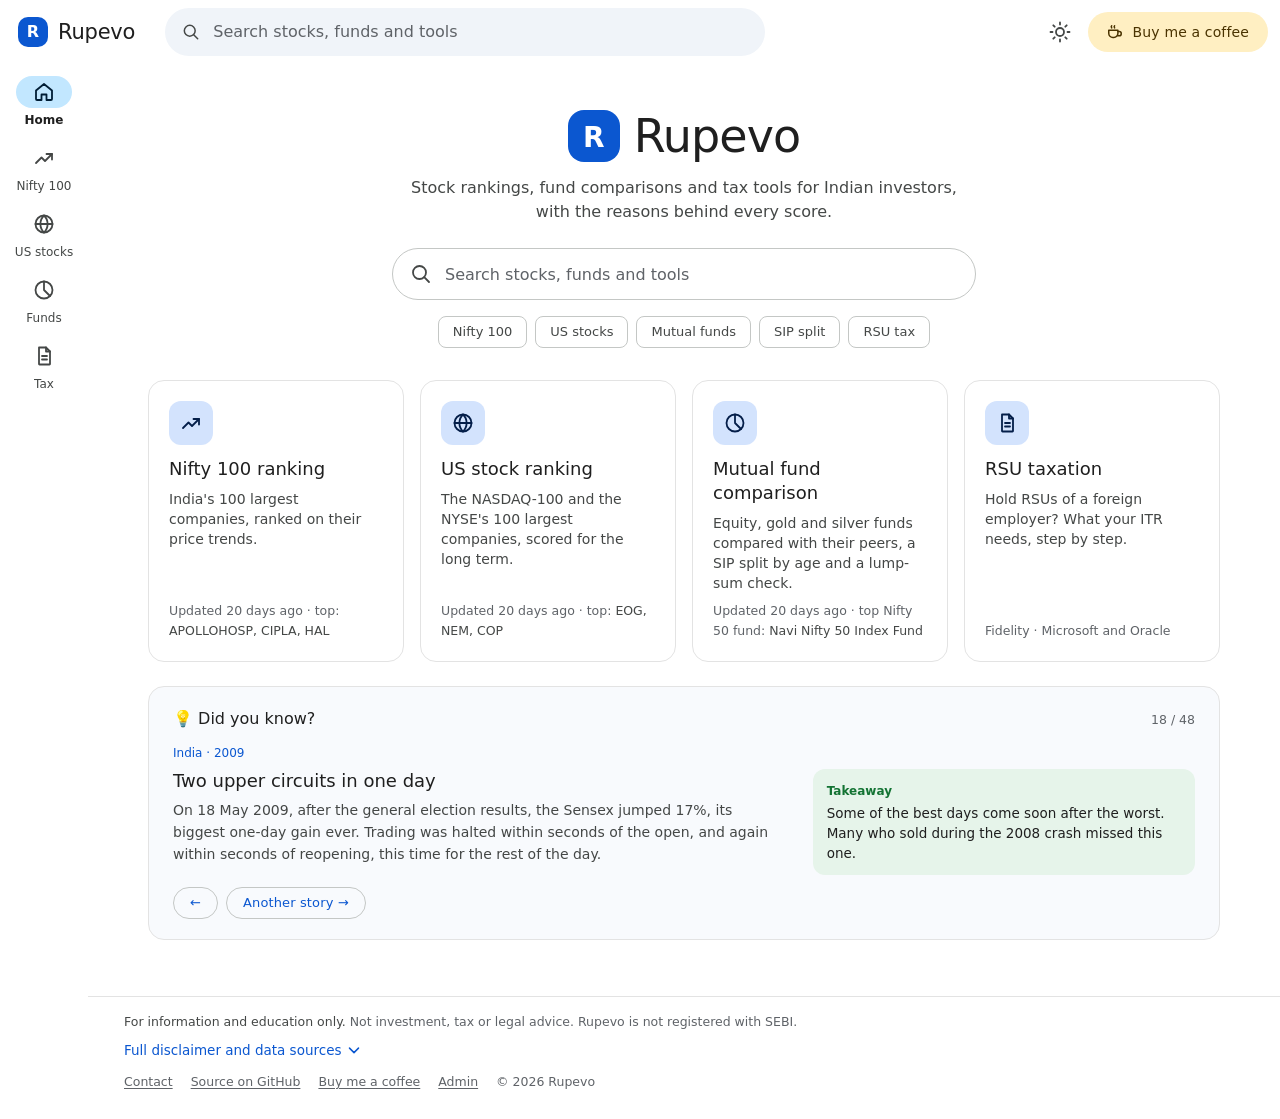
<file: site/index.html>
<!DOCTYPE html>
<html lang="en">
<head>
  <meta charset="utf-8">
  <meta name="viewport" content="width=device-width, initial-scale=1">
  <title>Rupevo — market rankings, fund comparisons and tax tools, explained</title>
  <meta name="description" content="Transparent, rules-based rankings of India's Nifty 100 and of US stocks on the NASDAQ-100 and the NYSE, a comparison of direct-plan mutual funds, plus step-by-step help with Indian tax on foreign RSUs.">
  <meta http-equiv="Content-Security-Policy" content="default-src 'self'; script-src 'self'; style-src 'self' 'unsafe-inline'; img-src 'self' data:; connect-src 'self' https://api.github.com https://api.web3forms.com; base-uri 'self'; form-action 'self'; object-src 'none'">
  <meta property="og:title" content="Rupevo — market rankings, fund comparisons and tax tools, explained">
  <meta property="og:description" content="Nifty 100 and US (NASDAQ-100 and NYSE) rankings with every score broken down, direct mutual funds compared, plus RSU tax help.">
  <link rel="icon" href="assets/img/favicon.svg" type="image/svg+xml">
  <link rel="stylesheet" href="assets/css/rupevo.css">
  <script src="assets/js/boot.js"></script>
  <script type="module" src="assets/js/home.js"></script>
</head>
<body>
  <header id="site-nav"></header>
  <main id="app" class="wrap">
    <section class="home-hero">
      <h1 class="home-logo"><span class="brand-mark" aria-hidden="true">R</span>Rupevo</h1>
      <p class="home-tag">Stock rankings, fund comparisons and tax tools for Indian investors, with the reasons behind
        every score.</p>
      <form class="search-field hero-search" id="home-search" role="search" autocomplete="off">
        <span class="hc-search" data-icon="search"></span>
        <input type="search" placeholder="Search stocks, funds and tools" aria-label="Search stocks, funds and tools"
          enterkeyhint="search">
      </form>
      <nav class="chip-row home-chips" aria-label="Shortcuts">
        <a class="chip" href="india/">Nifty 100</a>
        <a class="chip" href="us/">US stocks</a>
        <a class="chip" href="mf/">Mutual funds</a>
        <a class="chip" href="mf/#plan">SIP split</a>
        <a class="chip" href="tax/rsu/">RSU tax</a>
      </nav>
    </section>
    <div class="home-cards">
      <a class="card home-card" href="india/">
        <span class="hc-icon" data-icon="india"></span>
        <h2>Nifty 100 ranking</h2>
        <p>India's 100 largest companies, ranked on their price trends.</p>
        <div class="meta" data-meta="india"><span class="skel" style="width:70%"></span></div>
      </a>
      <a class="card home-card" href="us/">
        <span class="hc-icon" data-icon="us"></span>
        <h2>US stock ranking</h2>
        <p>The NASDAQ-100 and the NYSE's 100 largest companies, scored for the long term.</p>
        <div class="meta" data-meta="us"><span class="skel" style="width:70%"></span></div>
      </a>
      <a class="card home-card" href="mf/">
        <span class="hc-icon" data-icon="funds"></span>
        <h2>Mutual fund comparison</h2>
        <p>Equity, gold and silver funds compared with their peers, a SIP split by age and a lump-sum check.</p>
        <div class="meta" data-meta="mf"><span class="skel" style="width:70%"></span></div>
      </a>
      <a class="card home-card" href="tax/">
        <span class="hc-icon" data-icon="tax"></span>
        <h2>RSU taxation</h2>
        <p>Hold RSUs of a foreign employer? What your ITR needs, step by step.</p>
        <div class="meta">Fidelity · Microsoft and Oracle</div>
      </a>
    </div>
    <aside class="card trivia-card" data-trivia="market" aria-label="Stories from the market">
      <span class="skel" style="width:40%"></span><span class="skel"></span><span class="skel"></span>
    </aside>
    <noscript><div class="banner warn">Some parts of this site need JavaScript.</div></noscript>
  </main>
  <footer id="site-footer"></footer>
</body>
</html>
</file>
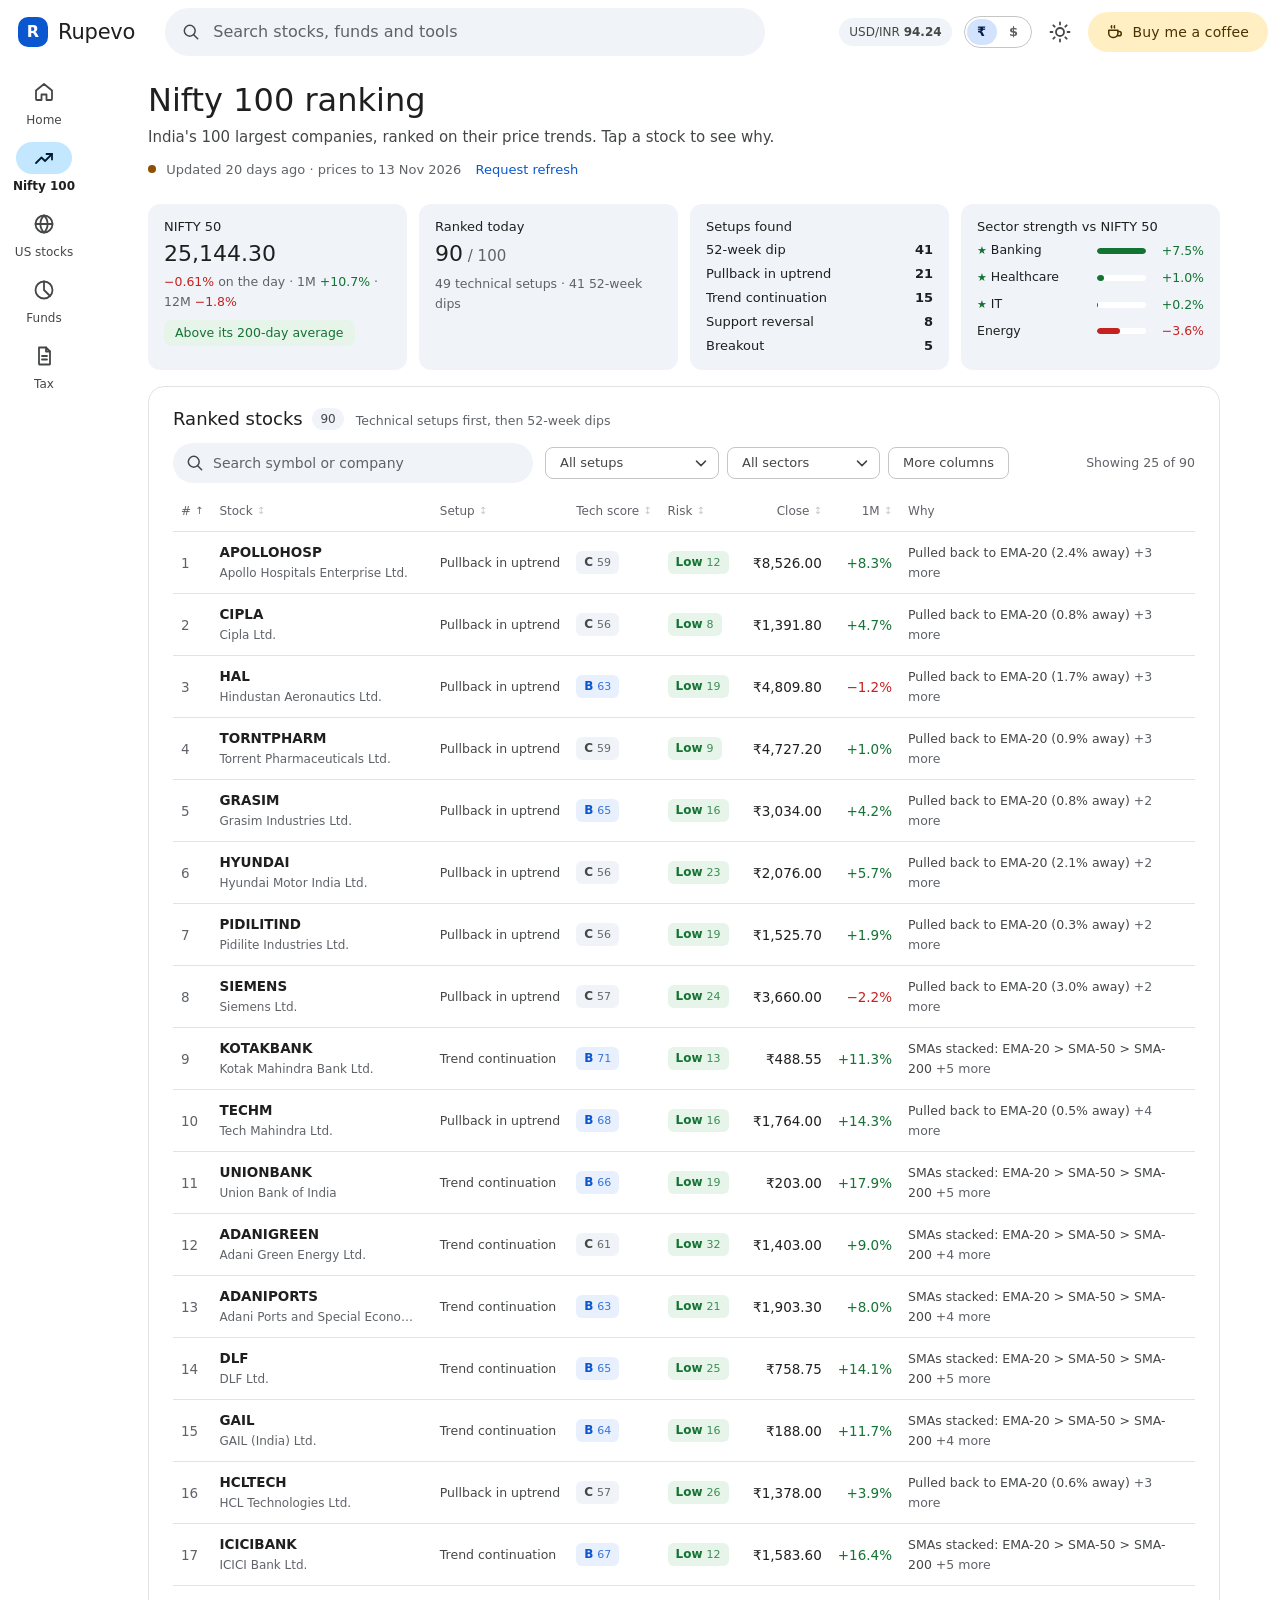
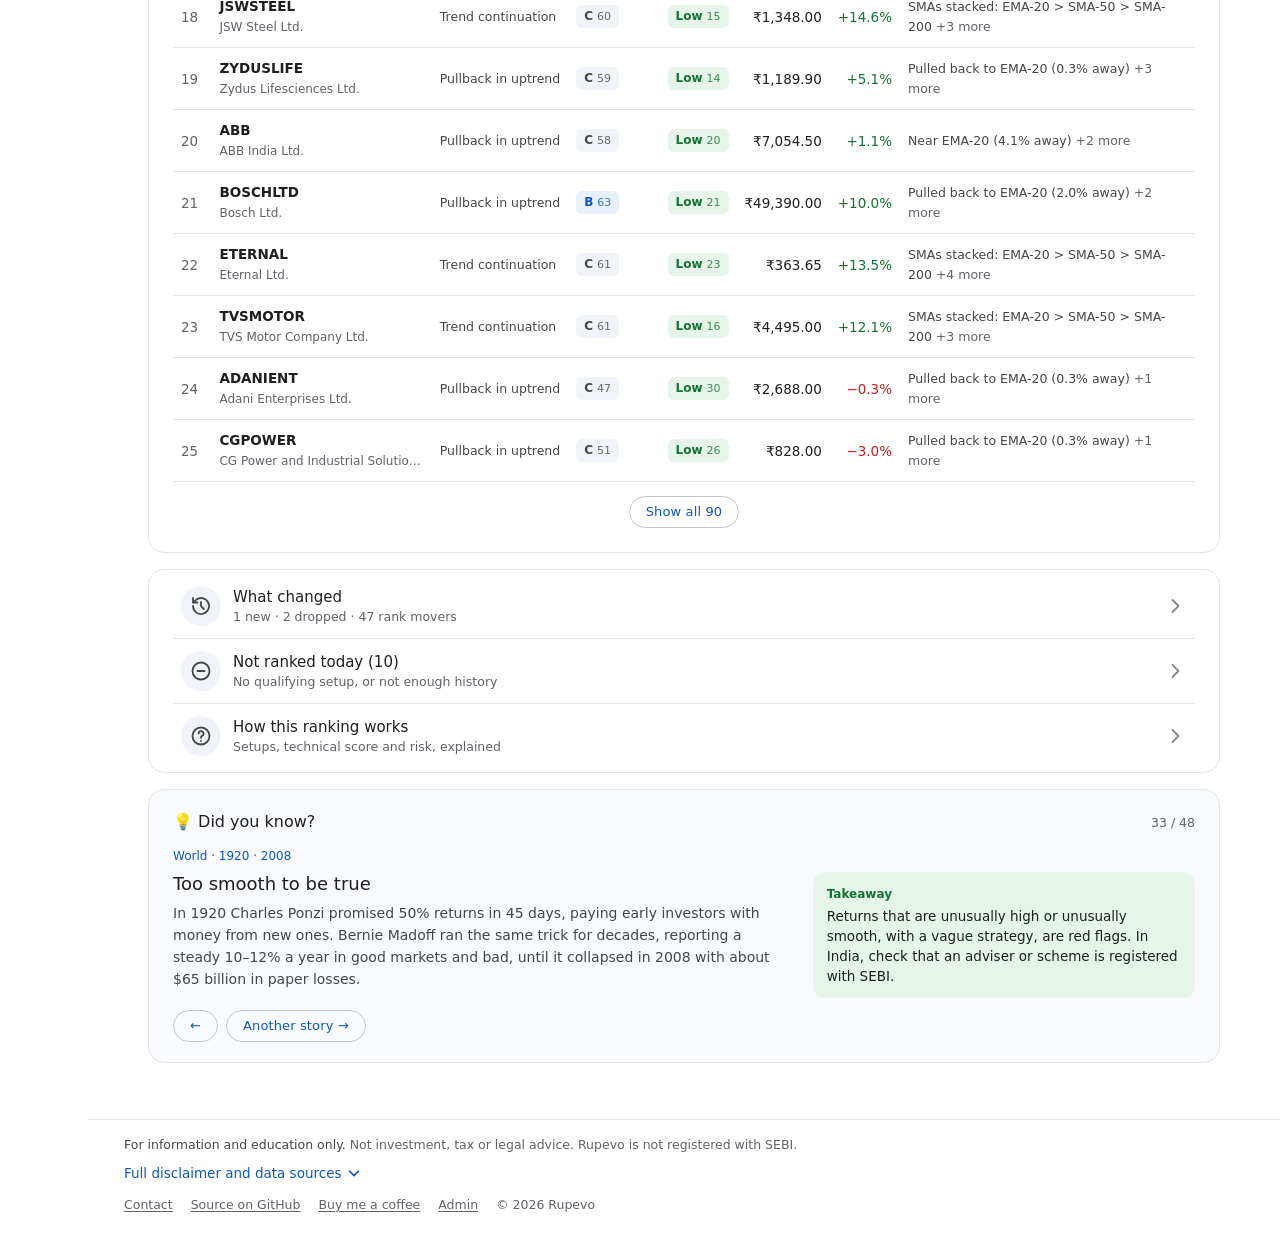
<file: site/india/index.html>
<!DOCTYPE html>
<html lang="en">
<head>
  <meta charset="utf-8">
  <meta name="viewport" content="width=device-width, initial-scale=1">
  <title>Indian Nifty 100 Ranking — Rupevo</title>
  <meta name="description" content="Daily technical ranking of India's Nifty 100 stocks: setups, technical scores, risk grades and 52-week dips from end-of-day prices.">
  <meta http-equiv="Content-Security-Policy" content="default-src 'self'; script-src 'self'; style-src 'self' 'unsafe-inline'; img-src 'self' data:; connect-src 'self' https://api.github.com https://api.web3forms.com; base-uri 'self'; form-action 'self'; object-src 'none'">
  <meta property="og:title" content="Indian Nifty 100 Ranking — Rupevo">
  <meta property="og:description" content="Technical setups, scores and risk grades for the Nifty 100.">
  <link rel="icon" href="../assets/img/favicon.svg" type="image/svg+xml">
  <link rel="stylesheet" href="../assets/css/rupevo.css">
  <link rel="preload" href="../data/india.json" as="fetch" crossorigin="anonymous">
  <script src="../assets/js/boot.js"></script>
  <script type="module" src="../assets/js/india.js"></script>
</head>
<body>
  <header id="site-nav"></header>
  <main id="app" class="wrap" aria-busy="true">
    <section class="page-head">
      <h1>Nifty 100 ranking</h1>
      <p class="lede">India's 100 largest companies, ranked on their price trends. Tap a stock to see why.</p>
      <div class="sync-bar" id="sync-bar"><span class="skel" style="width:260px"></span></div>
    </section>
    <noscript><div class="banner warn">This page needs JavaScript to display the ranking.</div></noscript>
    <div id="notice"></div>
    <section class="tiles" id="tiles" aria-label="Market summary"></section>
    <section class="card" id="ranked-card">
      <span class="skel" style="width:40%"></span><span class="skel"></span><span class="skel"></span><span class="skel"></span>
    </section>
    <section class="card more-card" id="more-card" aria-label="More about this ranking" hidden></section>
    <aside class="card trivia-card" data-trivia="market" aria-label="Stories from the market">
      <span class="skel" style="width:40%"></span><span class="skel"></span><span class="skel"></span>
    </aside>
  </main>
  <footer id="site-footer"></footer>
</body>
</html>
</file>
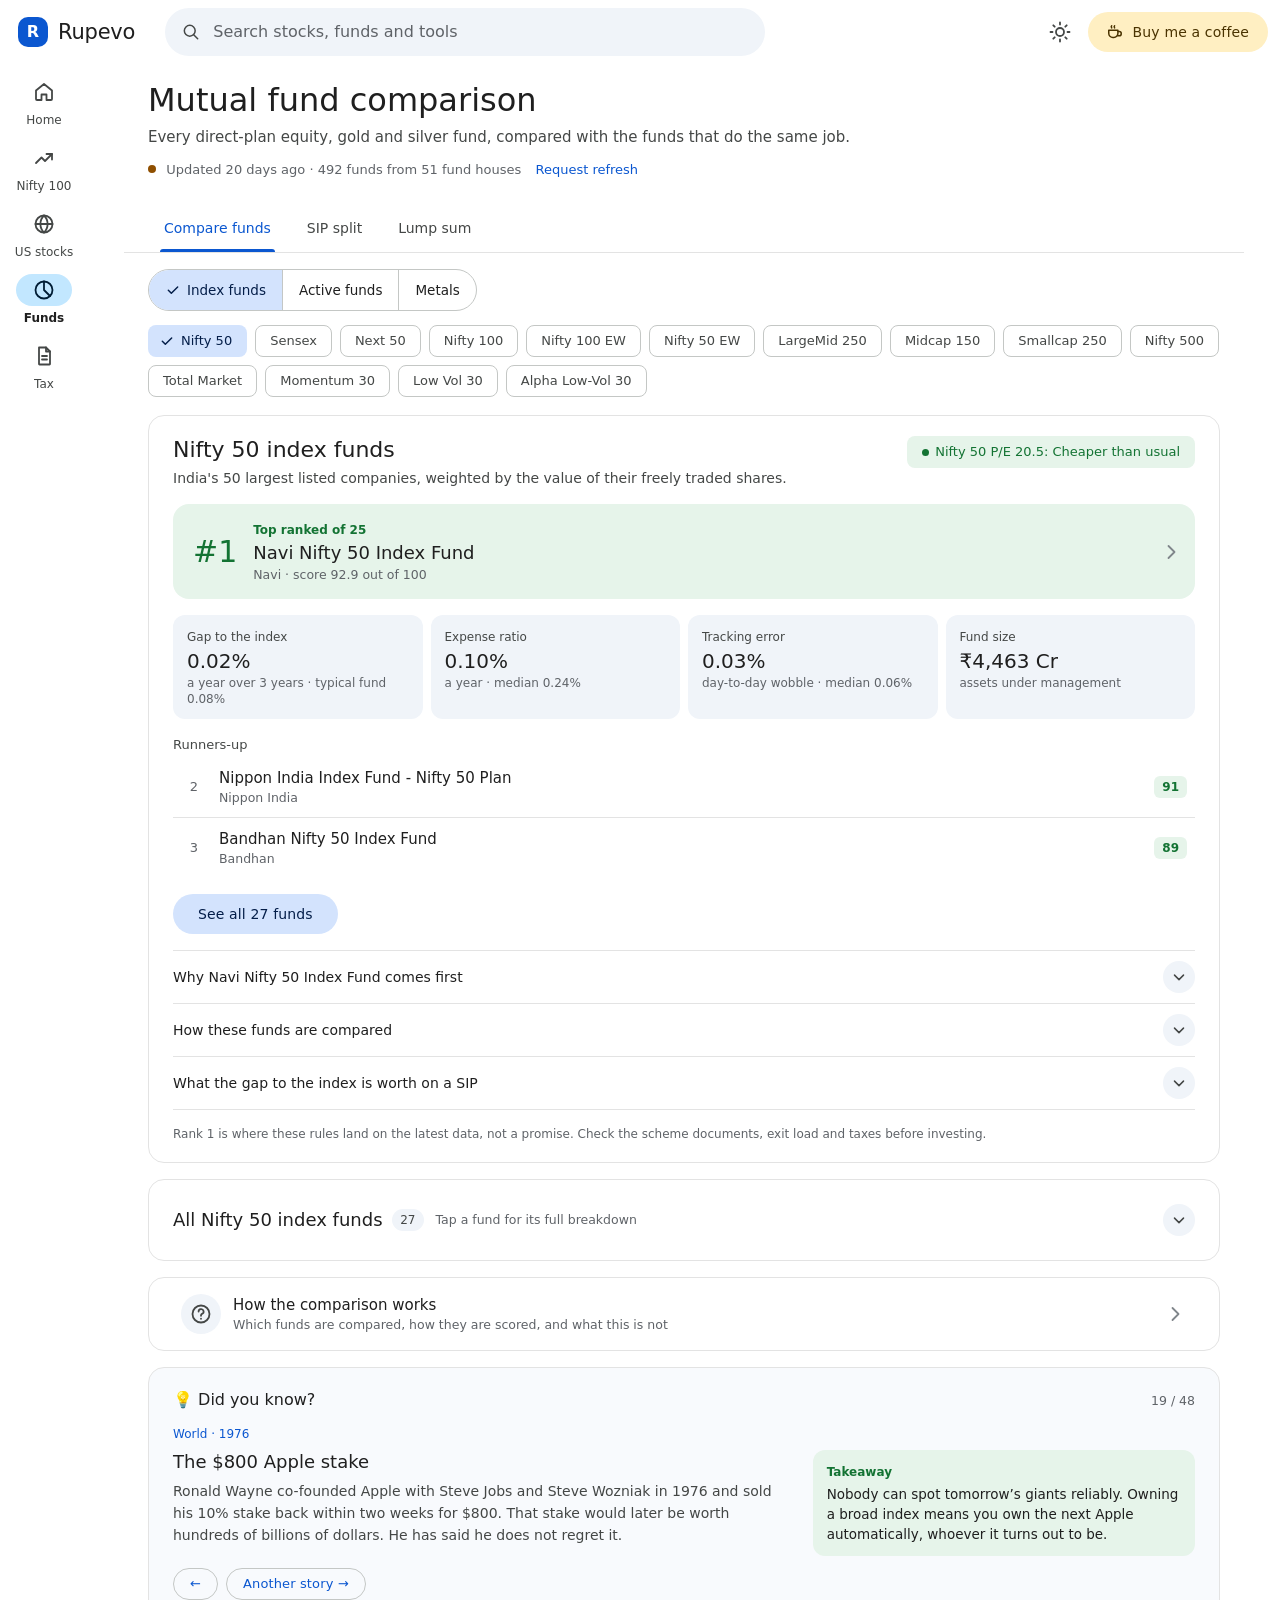
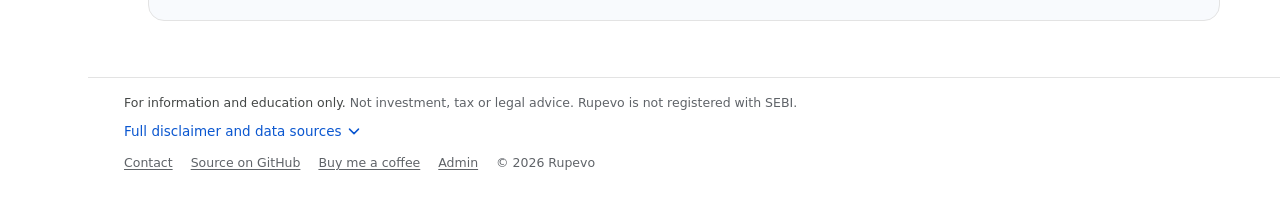
<file: site/mf/index.html>
<!DOCTYPE html>
<html lang="en">
<head>
  <meta charset="utf-8">
  <meta name="viewport" content="width=device-width, initial-scale=1">
  <title>Mutual Fund Comparison: which fund, how much at your age, lump sum or SIP — Rupevo</title>
  <meta name="description" content="Know the type of fund but not which fund house to pick? Every direct-plan equity, gold and silver fund in India ranked against the funds that do the same job, with the numbers that decide it. Plus a SIP split by age and risk, and a check of whether markets look cheap or expensive for a lump sum.">
  <meta http-equiv="Content-Security-Policy" content="default-src 'self'; script-src 'self'; style-src 'self' 'unsafe-inline'; img-src 'self' data:; connect-src 'self' https://api.github.com https://api.web3forms.com; base-uri 'self'; form-action 'self'; object-src 'none'">
  <meta property="og:title" content="Which fund house's Nifty 50 fund? Mutual funds compared — Rupevo">
  <meta property="og:description" content="Direct plans ranked within their group, with the numbers that decide it. Plus a SIP split by age and a lump-sum check. Free, no login.">
  <link rel="icon" href="../assets/img/favicon.svg" type="image/svg+xml">
  <link rel="stylesheet" href="../assets/css/rupevo.css">
  <link rel="preload" href="../data/mf.json" as="fetch" crossorigin="anonymous">
  <script src="../assets/js/boot.js"></script>
  <script type="module" src="../assets/js/mf.js"></script>
</head>
<body>
  <header id="site-nav"></header>
  <main id="app" class="wrap" aria-busy="true">
    <section class="page-head">
      <h1>Mutual fund comparison</h1>
      <p class="lede">Every direct-plan equity, gold and silver fund, compared with the funds that do the same job.</p>
      <div class="sync-bar" id="sync-bar"><span class="skel" style="width:260px"></span></div>
    </section>
    <noscript><div class="banner warn">This page needs JavaScript to display the comparison.</div></noscript>
    <div class="page-tabs" id="mf-tabs" role="tablist" aria-label="Mutual fund tools">
      <a class="page-tab" role="tab" id="tab-compare" href="#compare" data-tab="compare" aria-controls="panel-compare"
        aria-selected="true">Compare funds</a>
      <a class="page-tab" role="tab" id="tab-plan" href="#plan" data-tab="plan" aria-controls="panel-plan"
        aria-selected="false" tabindex="-1">SIP split</a>
      <a class="page-tab" role="tab" id="tab-lumpsum" href="#lumpsum" data-tab="lumpsum" aria-controls="panel-lumpsum"
        aria-selected="false" tabindex="-1">Lump sum</a>
    </div>
    <div id="notice"></div>
    <section class="tab-panel" id="panel-compare" role="tabpanel" aria-labelledby="tab-compare">
      <div class="group-nav" id="group-nav" aria-label="Fund groups">
        <span class="skel" style="width:60%"></span><span class="skel" style="width:80%"></span>
      </div>
      <section class="card verdict-card" id="verdict-card" aria-live="polite">
        <span class="skel" style="width:40%"></span><span class="skel"></span><span class="skel"></span>
      </section>
      <section class="card" id="funds-card" hidden></section>
    </section>
    <section class="tab-panel" id="panel-plan" role="tabpanel" aria-labelledby="tab-plan" hidden>
      <section class="card" id="plan-card" hidden></section>
    </section>
    <section class="tab-panel" id="panel-lumpsum" role="tabpanel" aria-labelledby="tab-lumpsum" hidden>
      <section class="card" id="lumpsum-card" hidden></section>
    </section>
    <section class="card more-card" id="method-card" aria-label="About this comparison" hidden></section>
    <aside class="card trivia-card" data-trivia="market" aria-label="Stories from the market">
      <span class="skel" style="width:40%"></span><span class="skel"></span><span class="skel"></span>
    </aside>
  </main>
  <footer id="site-footer"></footer>
</body>
</html>
</file>
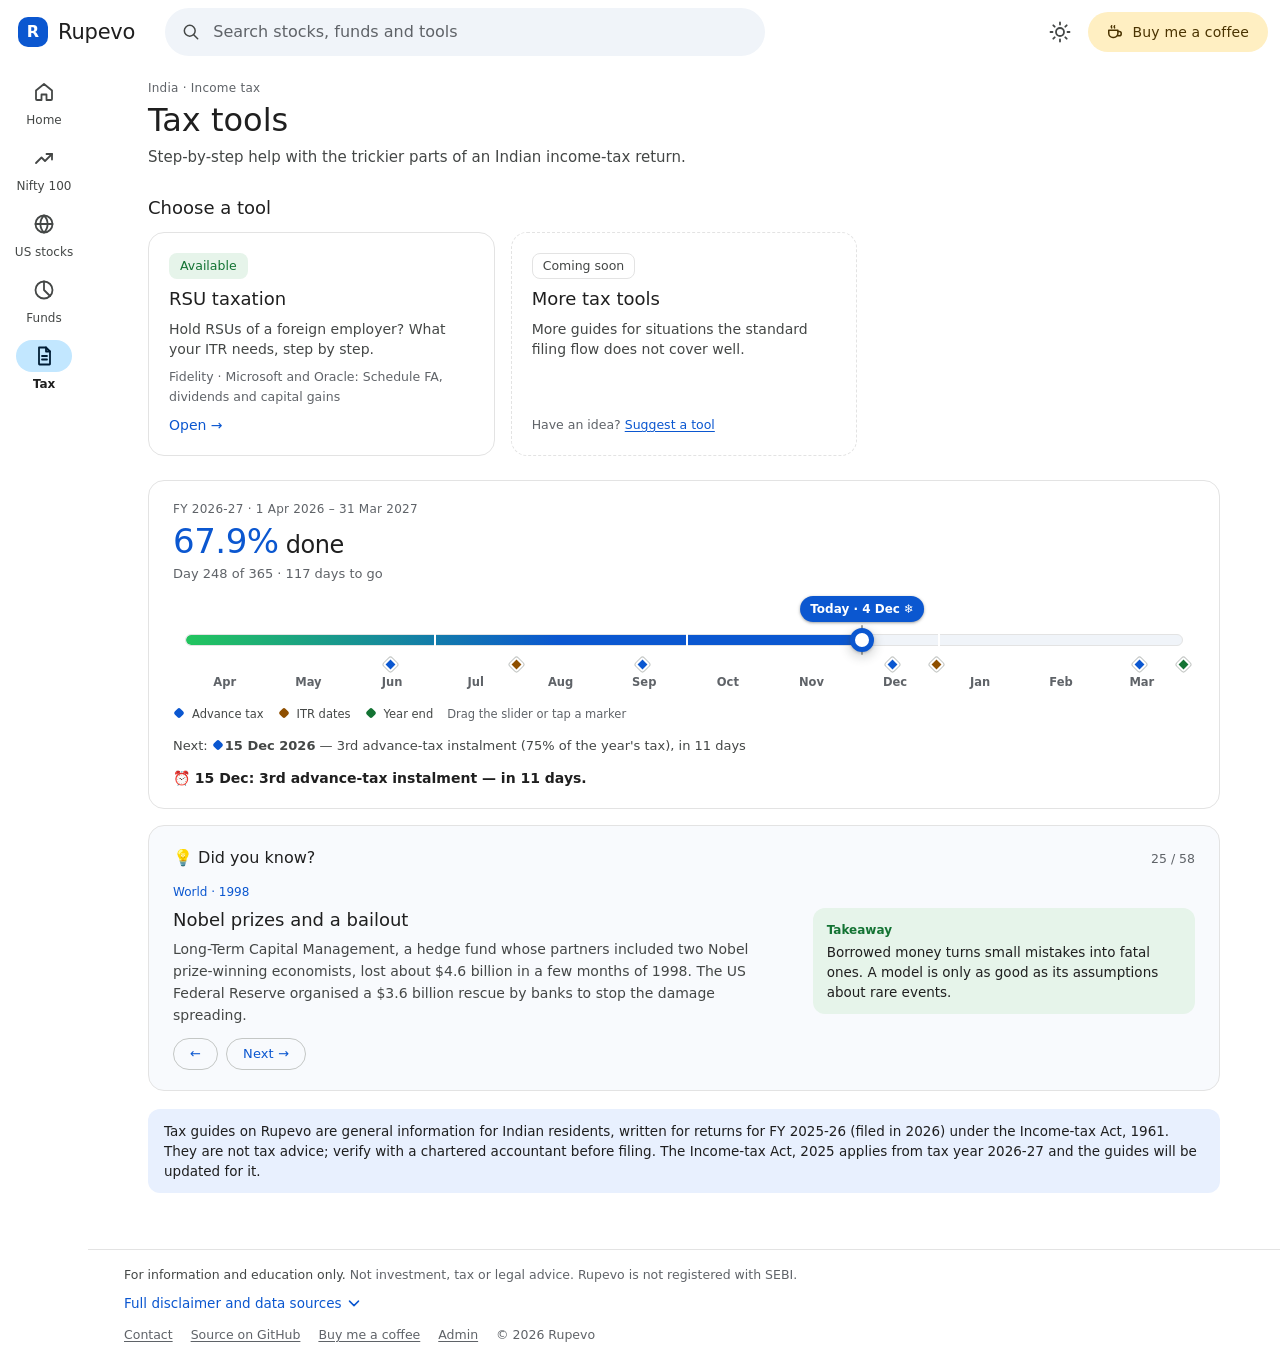
<file: site/tax/index.html>
<!DOCTYPE html>
<html lang="en">
<head>
  <meta charset="utf-8">
  <meta name="viewport" content="width=device-width, initial-scale=1">
  <title>Tax tools — Rupevo</title>
  <meta name="description" content="Step-by-step help with the trickier parts of an Indian income-tax return, starting with foreign RSUs: vesting, dividends, sales and Schedule FA.">
  <meta http-equiv="Content-Security-Policy" content="default-src 'self'; script-src 'self'; style-src 'self' 'unsafe-inline'; img-src 'self' data:; connect-src 'self' https://api.github.com https://api.web3forms.com; base-uri 'self'; form-action 'self'; object-src 'none'">
  <meta property="og:title" content="Tax tools — Rupevo">
  <meta property="og:description" content="Guided help for Indian tax returns, starting with foreign RSUs.">
  <link rel="icon" href="../assets/img/favicon.svg" type="image/svg+xml">
  <link rel="stylesheet" href="../assets/css/rupevo.css">
  <script src="../assets/js/boot.js"></script>
  <script type="module" src="../assets/js/tax.js"></script>
</head>
<body>
  <header id="site-nav"></header>
  <main id="app" class="wrap">
    <section class="hero">
      <div class="eyebrow">India · Income tax</div>
      <h1>Tax tools</h1>
      <p class="lede">Step-by-step help with the trickier parts of an Indian income-tax return.</p>
    </section>
    <h2 class="section-title">Choose a tool</h2>
    <div class="home-cards fill">
      <a class="card home-card" href="rsu/">
        <span class="chip pos">Available</span>
        <h2>RSU taxation</h2>
        <p>Hold RSUs of a foreign employer? What your ITR needs, step by step.</p>
        <div class="meta">Fidelity · Microsoft and Oracle: Schedule FA, dividends and capital gains</div>
        <span class="go">Open →</span>
      </a>
      <div class="card home-card soon">
        <span class="chip">Coming soon</span>
        <h2>More tax tools</h2>
        <p>More guides for situations the standard filing flow does not cover well.</p>
        <div class="meta">Have an idea? <a data-contact data-contact-subject="Rupevo: tax tool idea" data-contact-label="Suggest a tool"></a></div>
      </div>
    </div>
    <div class="fun-grid">
      <section class="card fy-card" data-fy-progress aria-label="Progress through India's financial year">
        <span class="skel" style="width:45%"></span><span class="skel" style="height:44px"></span><span class="skel" style="width:70%"></span>
      </section>
      <aside class="card trivia-card" data-trivia aria-label="Did you know? Market stories and tax facts">
        <span class="skel" style="width:50%"></span><span class="skel"></span><span class="skel"></span>
      </aside>
    </div>
    <div class="banner">Tax guides on Rupevo are general information for Indian residents, written for
      returns for FY 2025-26 (filed in 2026) under the Income-tax Act, 1961. They are not tax advice;
      verify with a chartered accountant before filing. The Income-tax Act, 2025 applies from tax year
      2026-27 and the guides will be updated for it.</div>
    <noscript><div class="banner warn">Some parts of this site need JavaScript.</div></noscript>
  </main>
  <footer id="site-footer"></footer>
</body>
</html>
</file>
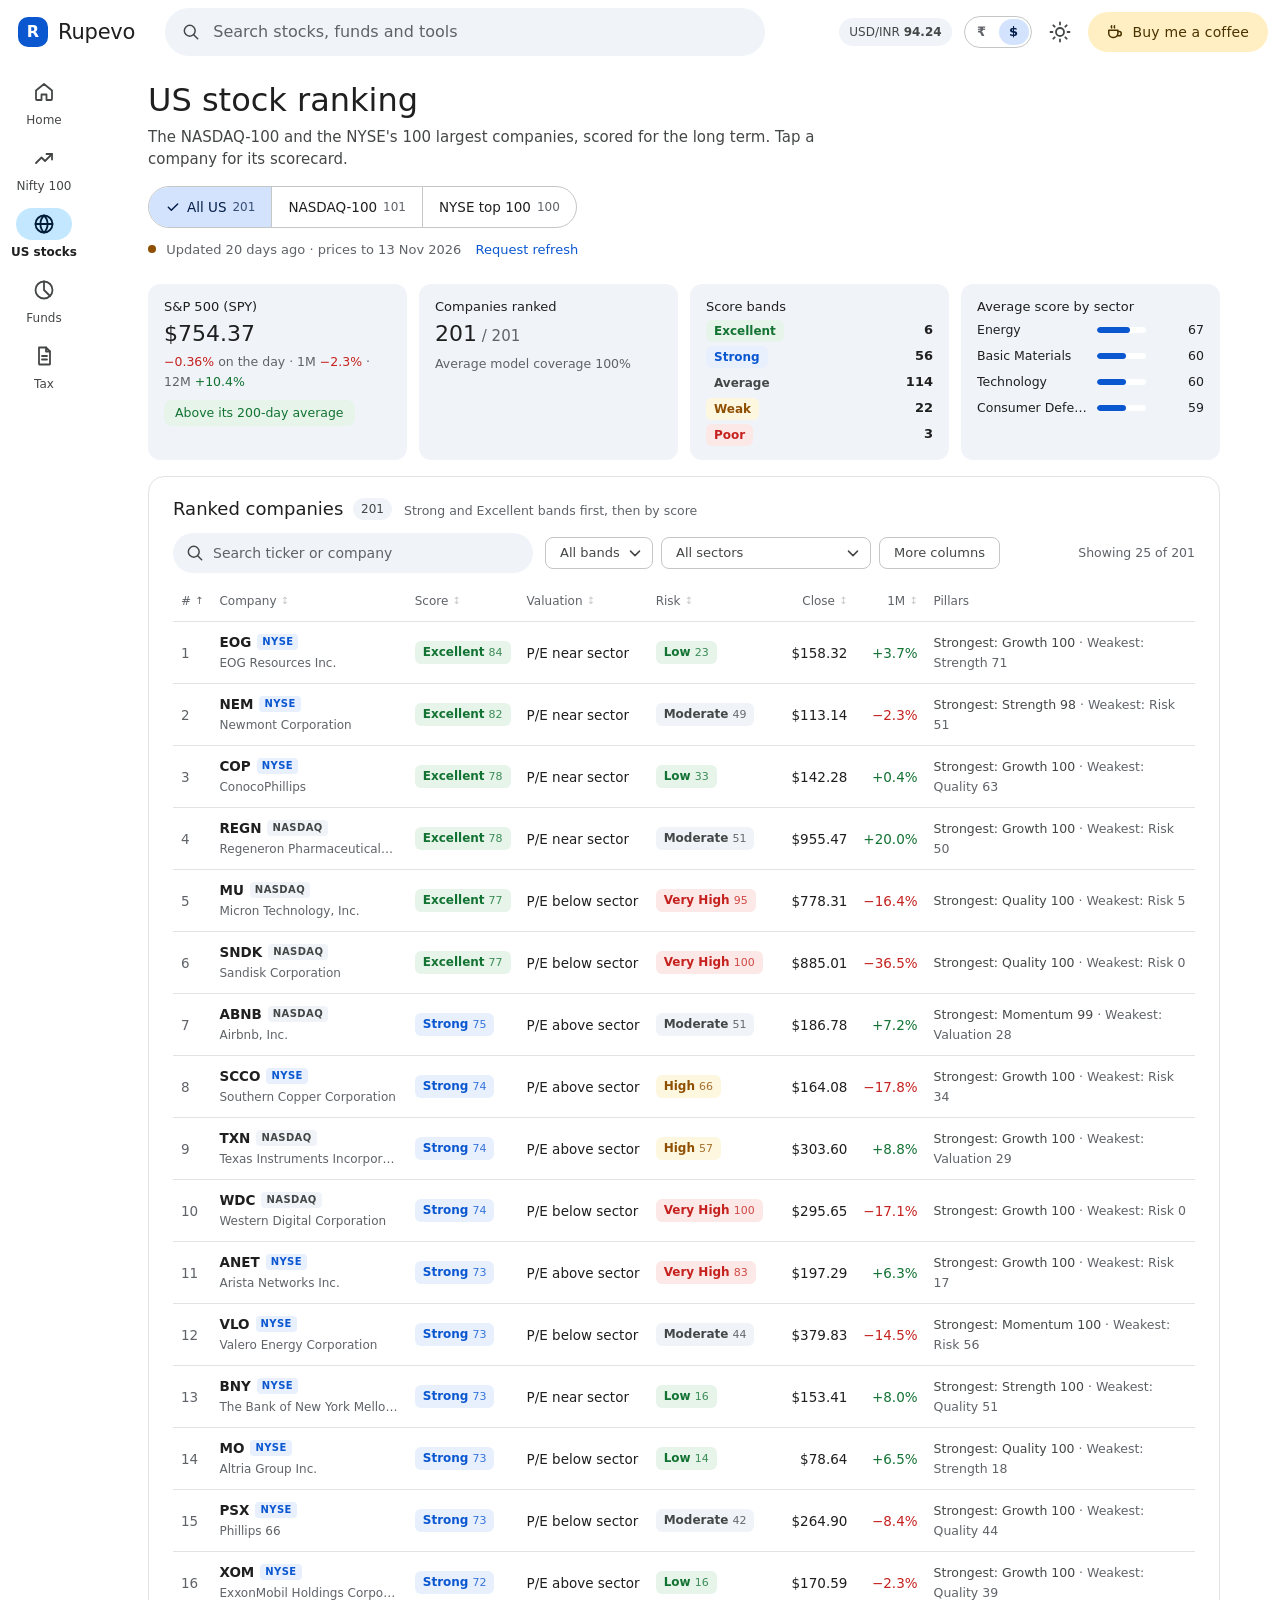
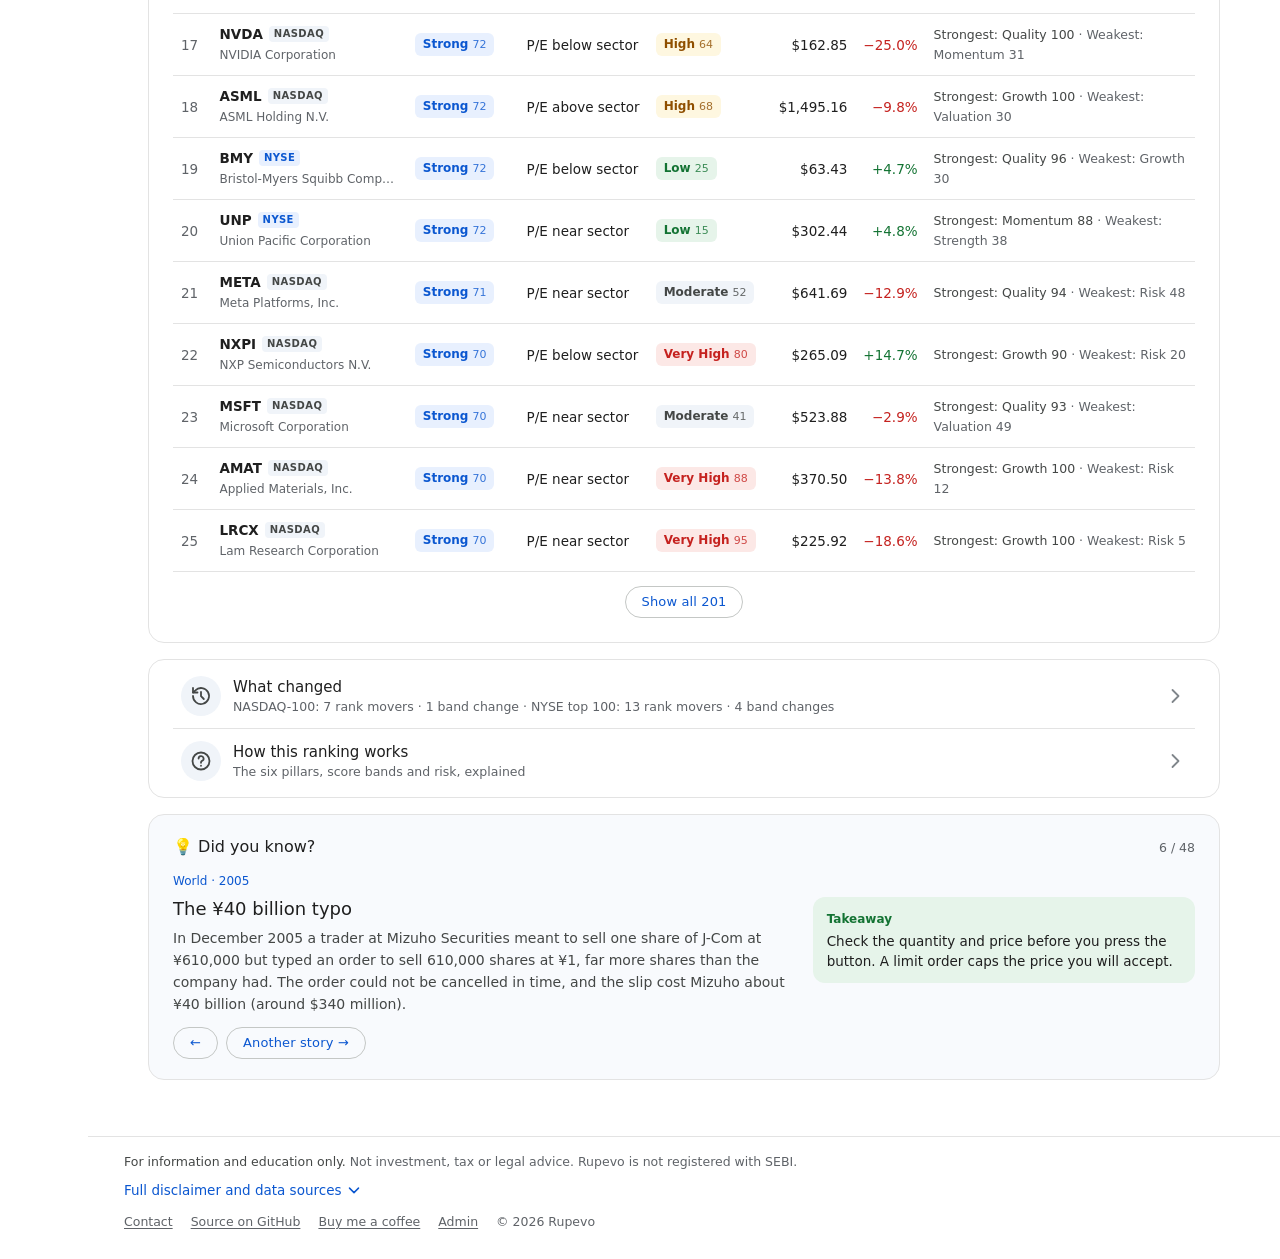
<file: site/us/index.html>
<!DOCTYPE html>
<html lang="en">
<head>
  <meta charset="utf-8">
  <meta name="viewport" content="width=device-width, initial-scale=1">
  <title>US Stock Ranking: NASDAQ-100 and NYSE — Rupevo</title>
  <meta name="description" content="Long-term scorecard ranking of the NASDAQ-100 and the 100 largest US companies on the NYSE: quality, valuation vs sector, growth, momentum, financial strength and risk.">
  <meta http-equiv="Content-Security-Policy" content="default-src 'self'; script-src 'self'; style-src 'self' 'unsafe-inline'; img-src 'self' data:; connect-src 'self' https://api.github.com https://api.web3forms.com; base-uri 'self'; form-action 'self'; object-src 'none'">
  <meta property="og:title" content="US Stock Ranking: NASDAQ-100 and NYSE — Rupevo">
  <meta property="og:description" content="A six-pillar long-term scorecard for the NASDAQ-100 and the NYSE top 100.">
  <link rel="icon" href="../assets/img/favicon.svg" type="image/svg+xml">
  <link rel="stylesheet" href="../assets/css/rupevo.css">
  <link rel="preload" href="../data/us.json" as="fetch" crossorigin="anonymous">
  <link rel="preload" href="../data/us-nyse.json" as="fetch" crossorigin="anonymous">
  <script src="../assets/js/boot.js"></script>
  <script type="module" src="../assets/js/us.js"></script>
</head>
<body>
  <header id="site-nav"></header>
  <main id="app" class="wrap" aria-busy="true">
    <section class="page-head">
      <h1>US stock ranking</h1>
      <p class="lede">The NASDAQ-100 and the NYSE's 100 largest companies, scored for the long term. Tap a company for
        its scorecard.</p>
      <div class="view-switch" id="views" role="group" aria-label="Exchange"></div>
      <div class="sync-bar" id="sync-bar"><span class="skel" style="width:260px"></span></div>
    </section>
    <noscript><div class="banner warn">This page needs JavaScript to display the ranking.</div></noscript>
    <div id="notice"></div>
    <section class="tiles" id="tiles" aria-label="Market summary"></section>
    <section class="card" id="ranked-card">
      <span class="skel" style="width:40%"></span><span class="skel"></span><span class="skel"></span><span class="skel"></span>
    </section>
    <section class="card more-card" id="more-card" aria-label="More about this ranking" hidden></section>
    <aside class="card trivia-card" data-trivia="market" aria-label="Stories from the market">
      <span class="skel" style="width:40%"></span><span class="skel"></span><span class="skel"></span>
    </aside>
  </main>
  <footer id="site-footer"></footer>
</body>
</html>
</file>
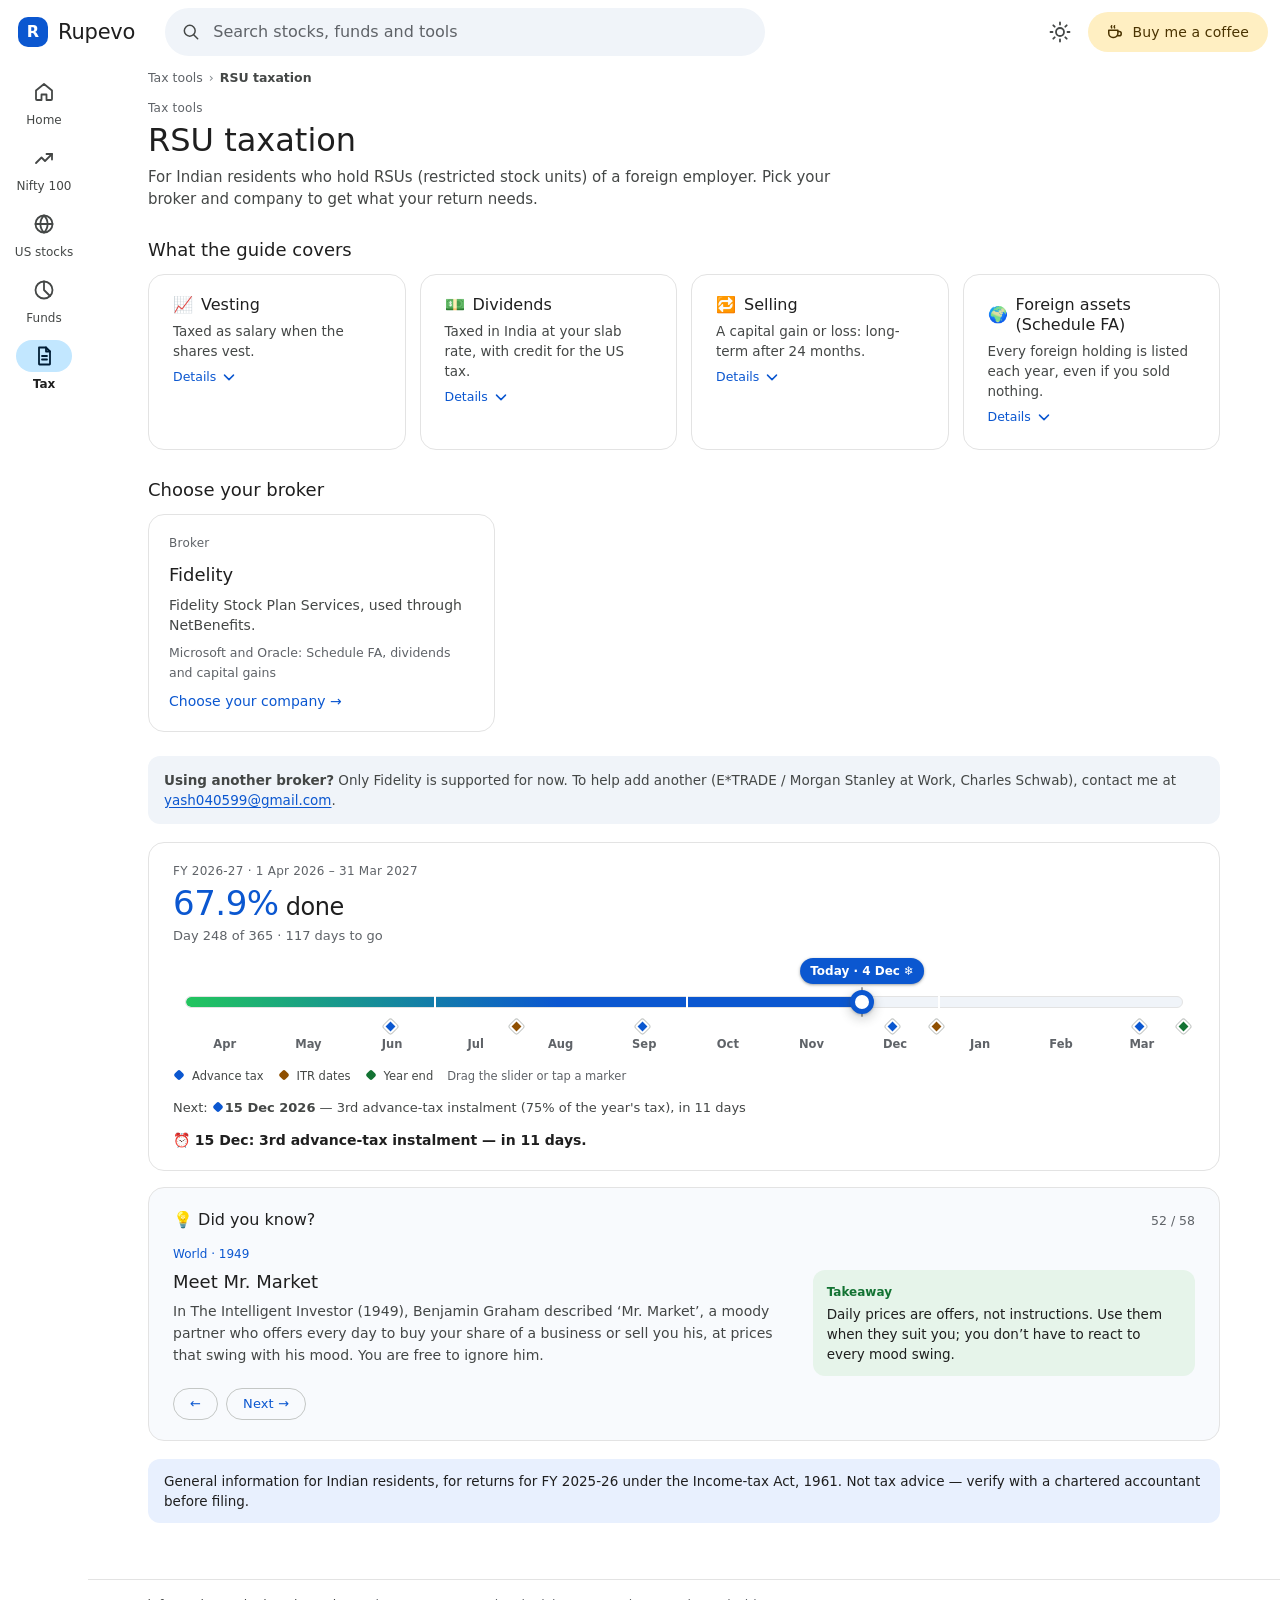
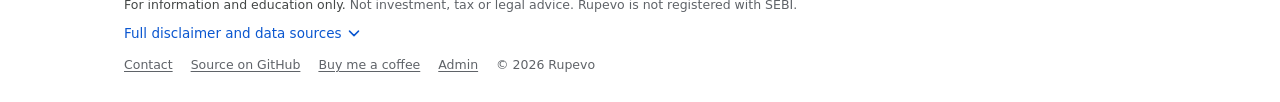
<file: site/tax/rsu/index.html>
<!DOCTYPE html>
<html lang="en">
<head>
  <meta charset="utf-8">
  <meta name="viewport" content="width=device-width, initial-scale=1">
  <title>RSU taxation in India — Rupevo</title>
  <meta name="description" content="Indian tax on RSUs of a foreign employer: vesting as salary, US dividends and foreign tax credit, capital gains on sale, and Schedule FA in your ITR.">
  <meta http-equiv="Content-Security-Policy" content="default-src 'self'; script-src 'self'; style-src 'self' 'unsafe-inline'; img-src 'self' data:; connect-src 'self' https://api.github.com https://api.web3forms.com; base-uri 'self'; form-action 'self'; object-src 'none'">
  <meta property="og:title" content="RSU taxation in India — Rupevo">
  <meta property="og:description" content="Vesting, dividends, sales and Schedule FA for foreign RSUs.">
  <link rel="icon" href="../../assets/img/favicon.svg" type="image/svg+xml">
  <link rel="stylesheet" href="../../assets/css/rupevo.css">
  <script src="../../assets/js/boot.js"></script>
  <script type="module" src="../../assets/js/tax.js"></script>
</head>
<body>
  <header id="site-nav"></header>
  <main id="app" class="wrap">
    <nav class="crumbs" aria-label="Breadcrumb">
      <a href="../">Tax tools</a><span class="sep" aria-hidden="true">›</span>
      <span aria-current="page">RSU taxation</span>
    </nav>
    <section class="hero">
      <div class="eyebrow">Tax tools</div>
      <h1>RSU taxation</h1>
      <p class="lede">For Indian residents who hold RSUs (restricted stock units) of a foreign employer. Pick your
        broker and company to get what your return needs.</p>
    </section>

    <h2 class="section-title">What the guide covers</h2>
    <div class="info-grid">
      <article class="card info-card">
        <h3><span aria-hidden="true">📈</span> Vesting</h3>
        <p>Taxed as salary when the shares vest.</p>
        <details class="more"><summary>Details</summary><div class="more-body"><p>Your employer withholds the tax and
          the value appears in your Form 16 as a perquisite. That value is also your cost when you sell.</p></div></details>
      </article>
      <article class="card info-card">
        <h3><span aria-hidden="true">💵</span> Dividends</h3>
        <p>Taxed in India at your slab rate, with credit for the US tax.</p>
        <details class="more"><summary>Details</summary><div class="more-body"><p>The US usually withholds 25% first
          (with a W-8BEN on file); you can claim credit for it through Form 67 and Schedule TR.</p></div></details>
      </article>
      <article class="card info-card">
        <h3><span aria-hidden="true">🔁</span> Selling</h3>
        <p>A capital gain or loss: long-term after 24 months.</p>
        <details class="more"><summary>Details</summary><div class="more-body"><p>Long-term if you held the shares for
          more than 24 months (12.5%, no indexation), otherwise short-term at your slab rate.</p></div></details>
      </article>
      <article class="card info-card">
        <h3><span aria-hidden="true">🌍</span> Foreign assets (Schedule FA)</h3>
        <p>Every foreign holding is listed each year, even if you sold nothing.</p>
        <details class="more"><summary>Details</summary><div class="more-body"><p>List the shares and the brokerage
          account for the calendar year (January–December 2025 for FY 2025-26). This needs ITR-2 or ITR-3, and leaving
          it out can attract penalties under the Black Money Act.</p></div></details>
      </article>
    </div>

    <h2 class="section-title">Choose your broker</h2>
    <div class="home-cards fill">
      <a class="card home-card" href="fidelity/">
        <div class="eyebrow">Broker</div>
        <h2>Fidelity</h2>
        <p>Fidelity Stock Plan Services, used through NetBenefits.</p>
        <div class="meta">Microsoft and Oracle: Schedule FA, dividends and capital gains</div>
        <span class="go">Choose your company →</span>
      </a>
    </div>
    <div class="callout">
      <p><strong>Using another broker?</strong> Only Fidelity is supported for now. To help add another (E*TRADE /
        Morgan Stanley at Work, Charles Schwab), contact me at
        <a data-contact data-contact-subject="Rupevo RSU tax: help with another broker"></a>.</p>
    </div>

    <div class="fun-grid">
      <section class="card fy-card" data-fy-progress aria-label="Progress through India's financial year">
        <span class="skel" style="width:45%"></span><span class="skel" style="height:44px"></span><span class="skel" style="width:70%"></span>
      </section>
      <aside class="card trivia-card" data-trivia aria-label="Did you know? Market stories and tax facts">
        <span class="skel" style="width:50%"></span><span class="skel"></span><span class="skel"></span>
      </aside>
    </div>

    <div class="banner">General information for Indian residents, for returns for FY 2025-26 under the
      Income-tax Act, 1961. Not tax advice — verify with a chartered accountant before filing.</div>
    <noscript><div class="banner warn">Some parts of this site need JavaScript.</div></noscript>
  </main>
  <footer id="site-footer"></footer>
</body>
</html>
</file>
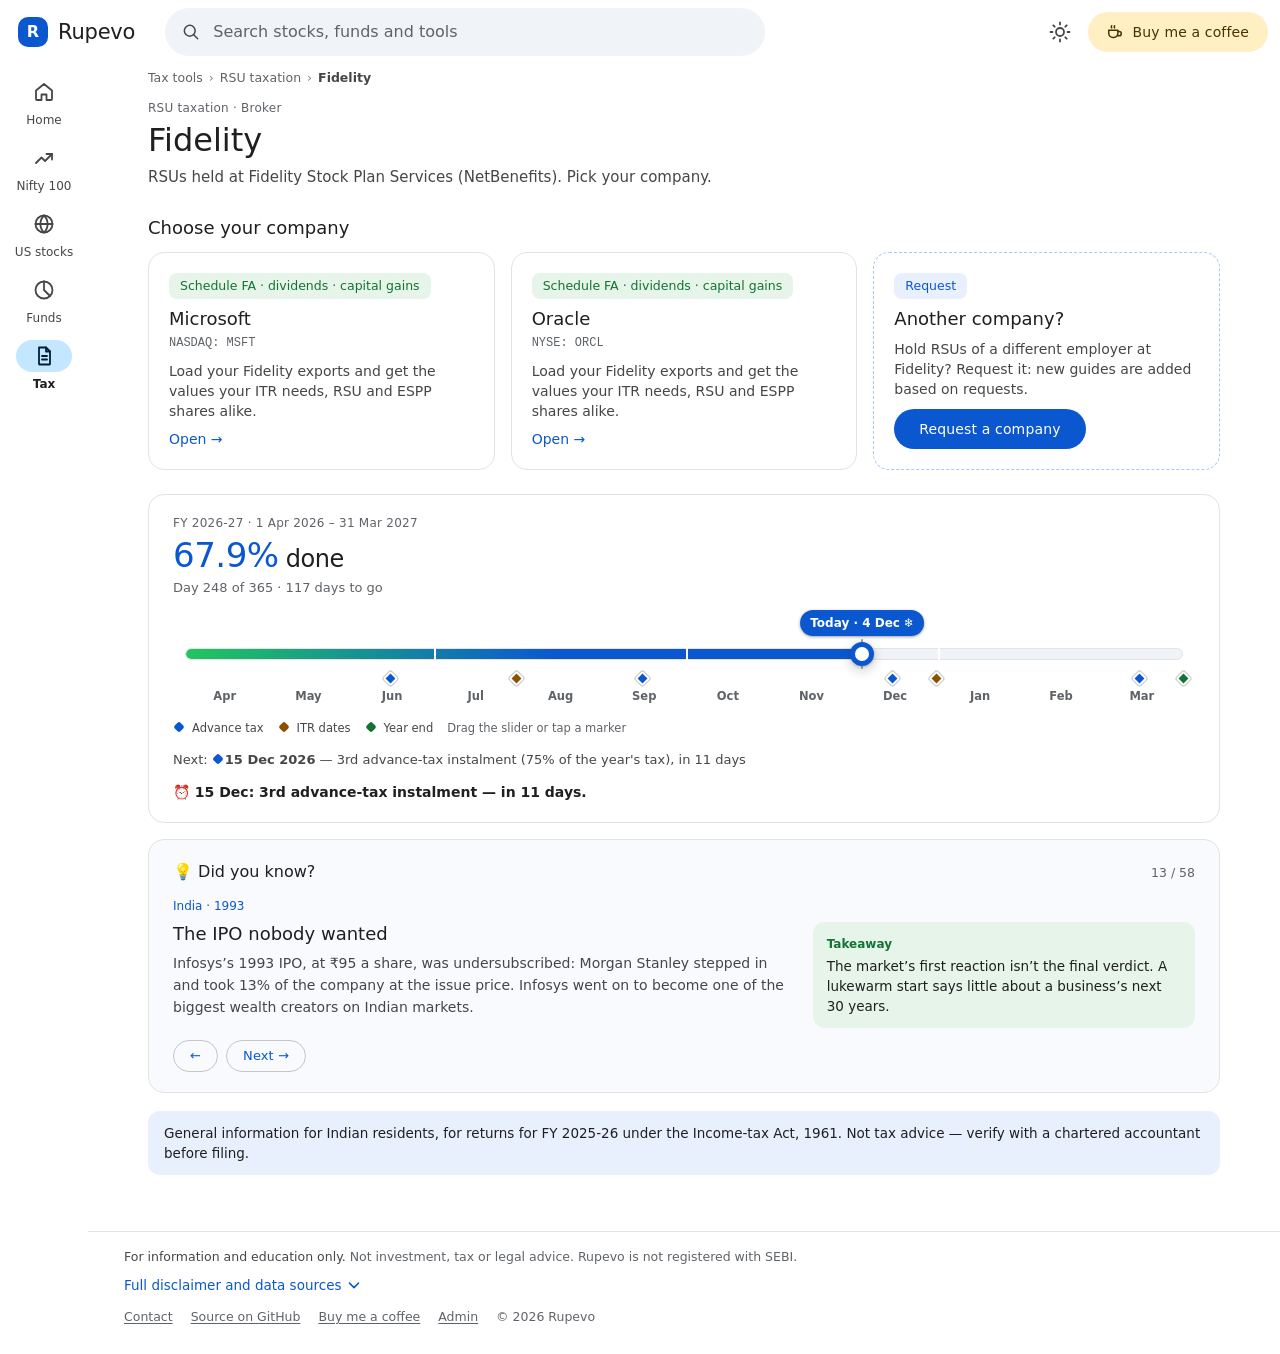
<file: site/tax/rsu/fidelity/index.html>
<!DOCTYPE html>
<html lang="en">
<head>
  <meta charset="utf-8">
  <meta name="viewport" content="width=device-width, initial-scale=1">
  <title>Fidelity RSUs — Indian tax guide — Rupevo</title>
  <meta name="description" content="Indian tax guides for RSUs held at Fidelity Stock Plan Services (NetBenefits): Microsoft and Oracle, with more companies on request.">
  <meta http-equiv="Content-Security-Policy" content="default-src 'self'; script-src 'self'; style-src 'self' 'unsafe-inline'; img-src 'self' data:; connect-src 'self' https://api.github.com https://api.web3forms.com; base-uri 'self'; form-action 'self'; object-src 'none'">
  <meta property="og:title" content="Fidelity RSUs — Indian tax guide — Rupevo">
  <meta property="og:description" content="Pick your company: Microsoft, Oracle, or request another.">
  <link rel="icon" href="../../../assets/img/favicon.svg" type="image/svg+xml">
  <link rel="stylesheet" href="../../../assets/css/rupevo.css">
  <script src="../../../assets/js/boot.js"></script>
  <script type="module" src="../../../assets/js/tax.js"></script>
</head>
<body>
  <header id="site-nav"></header>
  <main id="app" class="wrap">
    <nav class="crumbs" aria-label="Breadcrumb">
      <a href="../../">Tax tools</a><span class="sep" aria-hidden="true">›</span>
      <a href="../">RSU taxation</a><span class="sep" aria-hidden="true">›</span>
      <span aria-current="page">Fidelity</span>
    </nav>
    <section class="hero">
      <div class="eyebrow">RSU taxation · Broker</div>
      <h1>Fidelity</h1>
      <p class="lede">RSUs held at Fidelity Stock Plan Services (NetBenefits). Pick your company.</p>
    </section>

    <h2 class="section-title">Choose your company</h2>
    <div class="home-cards fill">
      <a class="card home-card" href="msft/">
        <span class="chip pos">Schedule FA · dividends · capital gains</span>
        <h2>Microsoft</h2>
        <span class="ticker">NASDAQ: MSFT</span>
        <p>Load your Fidelity exports and get the values your ITR needs, RSU and ESPP shares alike.</p>
        <span class="go">Open →</span>
      </a>
      <a class="card home-card" href="orcl/">
        <span class="chip pos">Schedule FA · dividends · capital gains</span>
        <h2>Oracle</h2>
        <span class="ticker">NYSE: ORCL</span>
        <p>Load your Fidelity exports and get the values your ITR needs, RSU and ESPP shares alike.</p>
        <span class="go">Open →</span>
      </a>
      <div class="card home-card request">
        <span class="chip info">Request</span>
        <h2>Another company?</h2>
        <p>Hold RSUs of a different employer at Fidelity? Request it: new guides are added based on requests.</p>
        <button class="btn" type="button" data-request-company="Fidelity">Request a company</button>
      </div>
    </div>

    <div class="fun-grid">
      <section class="card fy-card" data-fy-progress aria-label="Progress through India's financial year">
        <span class="skel" style="width:45%"></span><span class="skel" style="height:44px"></span><span class="skel" style="width:70%"></span>
      </section>
      <aside class="card trivia-card" data-trivia aria-label="Did you know? Market stories and tax facts">
        <span class="skel" style="width:50%"></span><span class="skel"></span><span class="skel"></span>
      </aside>
    </div>

    <div class="banner">General information for Indian residents, for returns for FY 2025-26 under the
      Income-tax Act, 1961. Not tax advice — verify with a chartered accountant before filing.</div>
    <noscript><div class="banner warn">Some parts of this site need JavaScript.</div></noscript>
  </main>
  <footer id="site-footer"></footer>
</body>
</html>
</file>
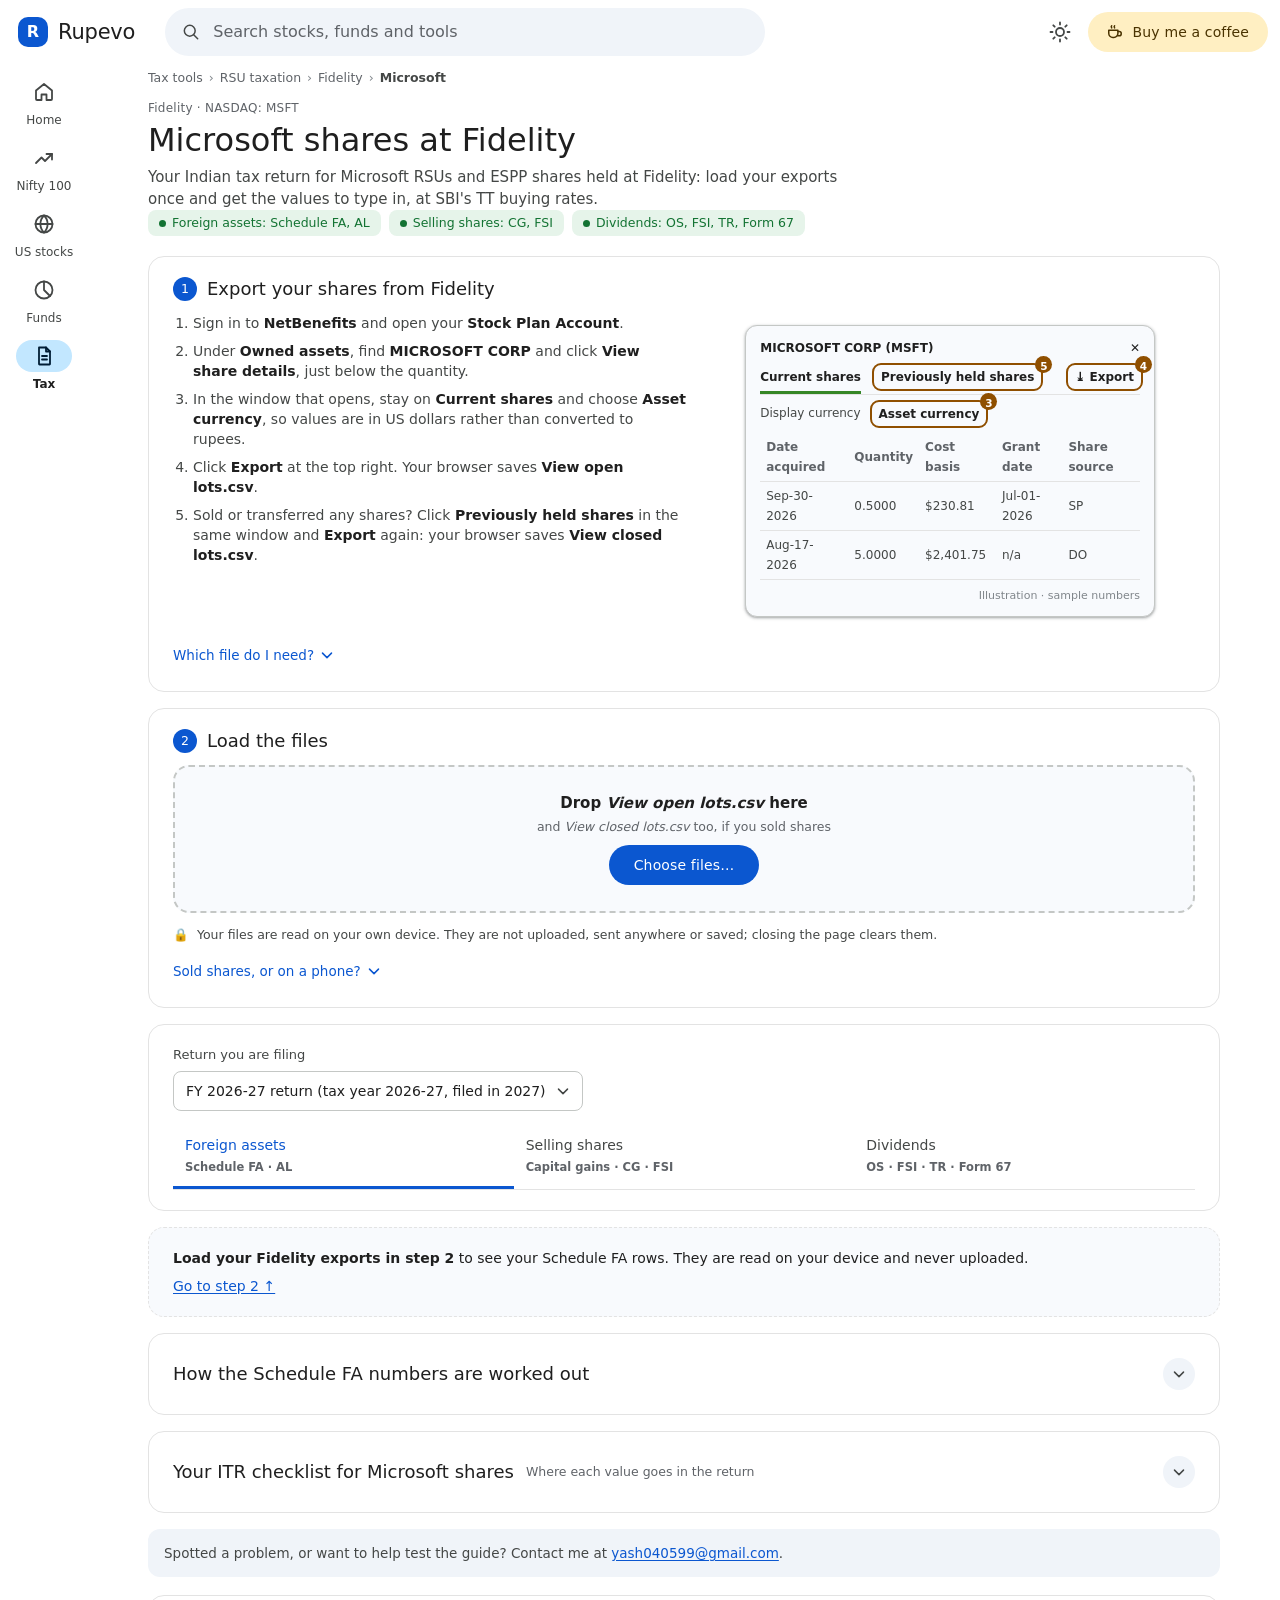
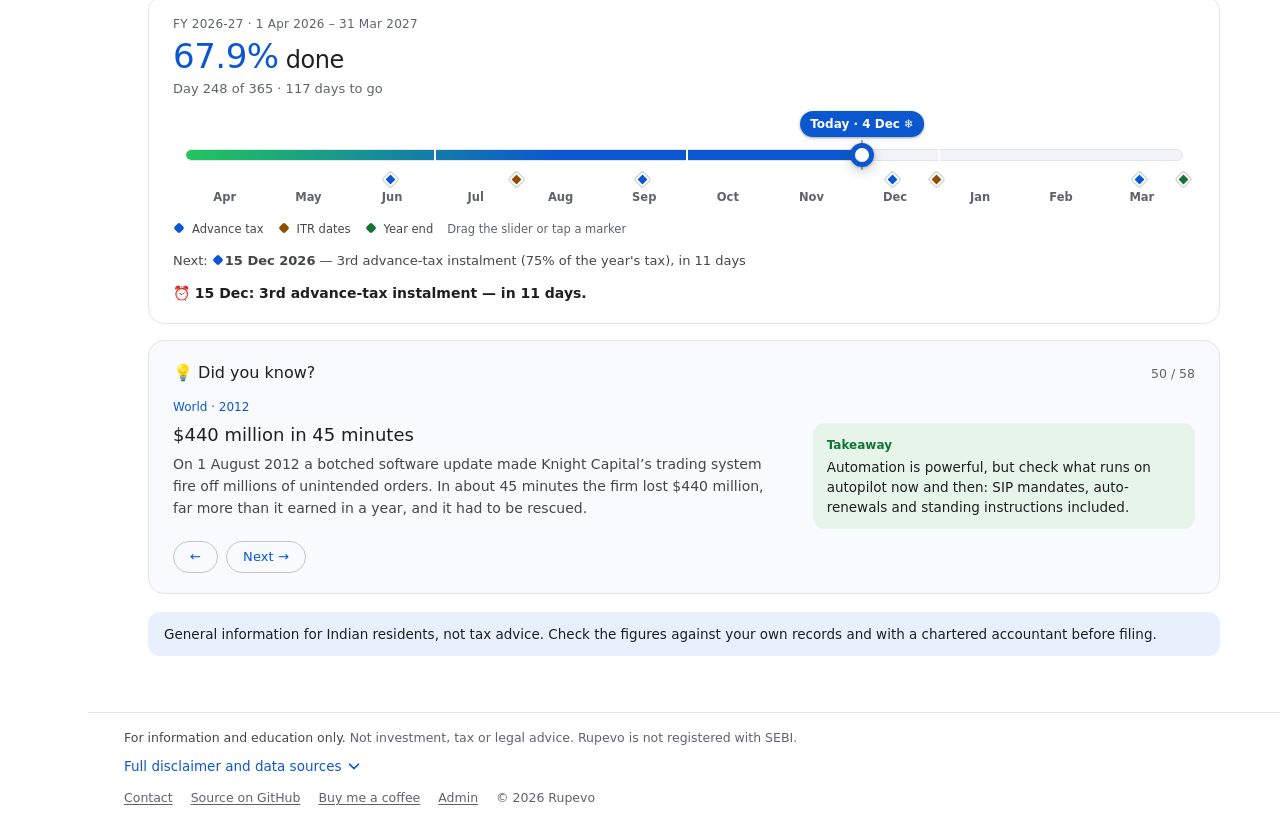
<file: site/tax/rsu/fidelity/msft/index.html>
<!DOCTYPE html>
<html lang="en">
<head>
  <meta charset="utf-8">
  <meta name="viewport" content="width=device-width, initial-scale=1">
  <title>Microsoft shares at Fidelity: Schedule FA, dividends and capital gains — Rupevo</title>
  <meta name="description" content="Indian tax return help for Microsoft RSU and ESPP shares held at Fidelity: Schedule FA rows per lot, dividend income with the US tax credit (Schedule OS, FSI, TR and Form 67) and capital gains on shares sold (Schedule CG), at SBI TT buying rates. Runs in your browser.">
  <meta http-equiv="Content-Security-Policy" content="default-src 'self'; script-src 'self'; style-src 'self' 'unsafe-inline'; img-src 'self' data:; connect-src 'self' https://api.github.com https://api.web3forms.com; base-uri 'self'; form-action 'self'; object-src 'none'">
  <meta property="og:title" content="Microsoft shares at Fidelity: Schedule FA, dividends and capital gains — Rupevo">
  <meta property="og:description" content="Turn your Fidelity exports into Schedule FA rows, dividend tax and capital gains values for your Indian ITR.">
  <link rel="icon" href="../../../../assets/img/favicon.svg" type="image/svg+xml">
  <link rel="stylesheet" href="../../../../assets/css/rupevo.css">
  <script src="../../../../assets/js/boot.js"></script>
  <script type="module" src="../../../../assets/js/rsu-tool.js"></script>
</head>
<body>
  <header id="site-nav"></header>
  <main id="app" class="wrap" data-company="MSFT" data-broker="fidelity">
    <nav class="crumbs" aria-label="Breadcrumb">
      <a href="../../../">Tax tools</a><span class="sep" aria-hidden="true">›</span>
      <a href="../../">RSU taxation</a><span class="sep" aria-hidden="true">›</span>
      <a href="../">Fidelity</a><span class="sep" aria-hidden="true">›</span>
      <span aria-current="page">Microsoft</span>
    </nav>
    <section class="hero">
      <div class="eyebrow">Fidelity · NASDAQ: MSFT</div>
      <h1>Microsoft shares at Fidelity</h1>
      <p class="lede">Your Indian tax return for Microsoft RSUs and ESPP shares held at Fidelity: load your exports
        once and get the values to type in, at SBI's TT buying rates.</p>
      <div class="result-head">
        <span class="chip pos"><span class="dot"></span>Foreign assets: Schedule FA, AL</span>
        <span class="chip pos"><span class="dot"></span>Selling shares: CG, FSI</span>
        <span class="chip pos"><span class="dot"></span>Dividends: OS, FSI, TR, Form 67</span>
      </div>
    </section>

    <section class="card step-card" aria-labelledby="step1">
      <div class="card-head"><h2 id="step1"><span class="step-num">1</span>Export your shares from Fidelity</h2></div>
      <div class="step-grid">
        <ol class="how-list">
          <li>Sign in to <strong>NetBenefits</strong> and open your <strong>Stock Plan Account</strong>.</li>
          <li>Under <strong>Owned assets</strong>, find <strong>MICROSOFT CORP</strong> and click
            <strong>View share details</strong>, just below the quantity.</li>
          <li>In the window that opens, stay on <strong>Current shares</strong> and choose
            <strong>Asset currency</strong>, so values are in US dollars rather than converted to rupees.</li>
          <li>Click <strong>Export</strong> at the top right. Your browser saves
            <strong>View open lots.csv</strong>.</li>
          <li>Sold or transferred any shares? Click <strong>Previously held shares</strong> in the same window and
            <strong>Export</strong> again: your browser saves <strong>View closed lots.csv</strong>.</li>
        </ol>
        <figure class="mock-window" aria-label="Illustration of Fidelity's share details window with sample numbers">
          <div class="mock-title"><span>MICROSOFT CORP (MSFT)</span><span aria-hidden="true">✕</span></div>
          <div class="mock-bar"><span class="on">Current shares</span><span class="mock-hl" data-n="5">Previously held shares</span>
            <span class="end mock-hl" data-n="4">⤓ Export</span></div>
          <div class="mock-cur"><span>Display currency</span><span class="mock-hl" data-n="3">Asset currency</span></div>
          <table class="mock-table">
            <tr><th>Date acquired</th><th>Quantity</th><th>Cost basis</th><th>Grant date</th><th>Share source</th></tr>
            <tr><td>Sep-30-2026</td><td>0.5000</td><td>$230.81</td><td>Jul-01-2026</td><td>SP</td></tr>
            <tr><td>Aug-17-2026</td><td>5.0000</td><td>$2,401.75</td><td>n/a</td><td>DO</td></tr>
          </table>
          <figcaption class="mock-caption">Illustration · sample numbers</figcaption>
        </figure>
      </div>
      <details class="more step-more"><summary>Which file do I need?</summary><div class="more-body">
        <p><strong>View open lots.csv</strong> lists the shares you still hold. <strong>View closed lots.csv</strong>
          lists the ones you sold or transferred: it gives the capital gains, and Schedule FA and the dividends need it
          too, because those shares are still reported for the year you sold them and were paid dividends until the
          sale. Never sold or transferred any shares? Then View open lots.csv alone is enough. Keep <strong>Asset
          currency</strong> for both.</p></div></details>
    </section>

    <section class="card step-card" aria-labelledby="step2">
      <div class="card-head"><h2 id="step2"><span class="step-num">2</span>Load the files</h2></div>
      <label class="dropzone" id="dropzone" for="file-input" data-state="idle">
        <span class="dz-idle">
          <span class="big">Drop <em>View open lots.csv</em> here</span>
          <span class="dz-also">and <em>View closed lots.csv</em> too, if you sold shares</span>
          <span class="btn">Choose files…</span>
        </span>
        <span class="dz-busy"><span class="spinner" aria-hidden="true"></span><span class="dz-busy-text">Reading your file…</span></span>
        <span class="dz-done"><span class="dz-check" aria-hidden="true">✓</span><span><strong id="dz-name"></strong>
          loaded</span><span class="dz-again">Add or replace a file</span></span>
        <input type="file" id="file-input" multiple
          accept=".csv,text/csv,text/comma-separated-values,application/csv,application/vnd.ms-excel,text/plain">
      </label>
      <p class="privacy-note"><span aria-hidden="true">🔒</span><span>Your files are read on your own device.
        They are not uploaded, sent anywhere or saved; closing the page clears them.</span></p>
      <details class="more step-more"><summary>Sold shares, or on a phone?</summary><div class="more-body">
        <p class="privacy-note"><span aria-hidden="true">📄</span><span><strong>Load both files for complete
          results:</strong> shares you sold change Schedule FA and the dividends too, not only the capital gains. Never
          sold or transferred any shares? View open lots.csv alone is enough.</span></p>
        <p class="privacy-note"><span aria-hidden="true">📱</span><span>Works on phones too: tap <strong>Choose
          files</strong> and pick the exports from Files or Downloads, together or one at a time. Exporting them from
          Fidelity is easiest on a laptop, on the NetBenefits website.</span></p></div></details>
      <div id="load-status" role="status" aria-live="polite"></div>
    </section>

    <div id="tool"></div>

    <div class="callout">
      <p>Spotted a problem, or want to help test the guide? Contact me at
        <a data-contact data-contact-subject="Rupevo RSU tax: Microsoft at Fidelity"></a>.</p>
    </div>

    <div class="fun-grid">
      <section class="card fy-card" data-fy-progress aria-label="Progress through India's financial year">
        <span class="skel" style="width:45%"></span><span class="skel" style="height:44px"></span><span class="skel" style="width:70%"></span>
      </section>
      <aside class="card trivia-card" data-trivia aria-label="Did you know? Market stories and tax facts">
        <span class="skel" style="width:50%"></span><span class="skel"></span><span class="skel"></span>
      </aside>
    </div>

    <div class="banner">General information for Indian residents, not tax advice. Check the figures against
      your own records and with a chartered accountant before filing.</div>
    <noscript><div class="banner warn">This calculator needs JavaScript.</div></noscript>
  </main>
  <footer id="site-footer"></footer>
</body>
</html>
</file>
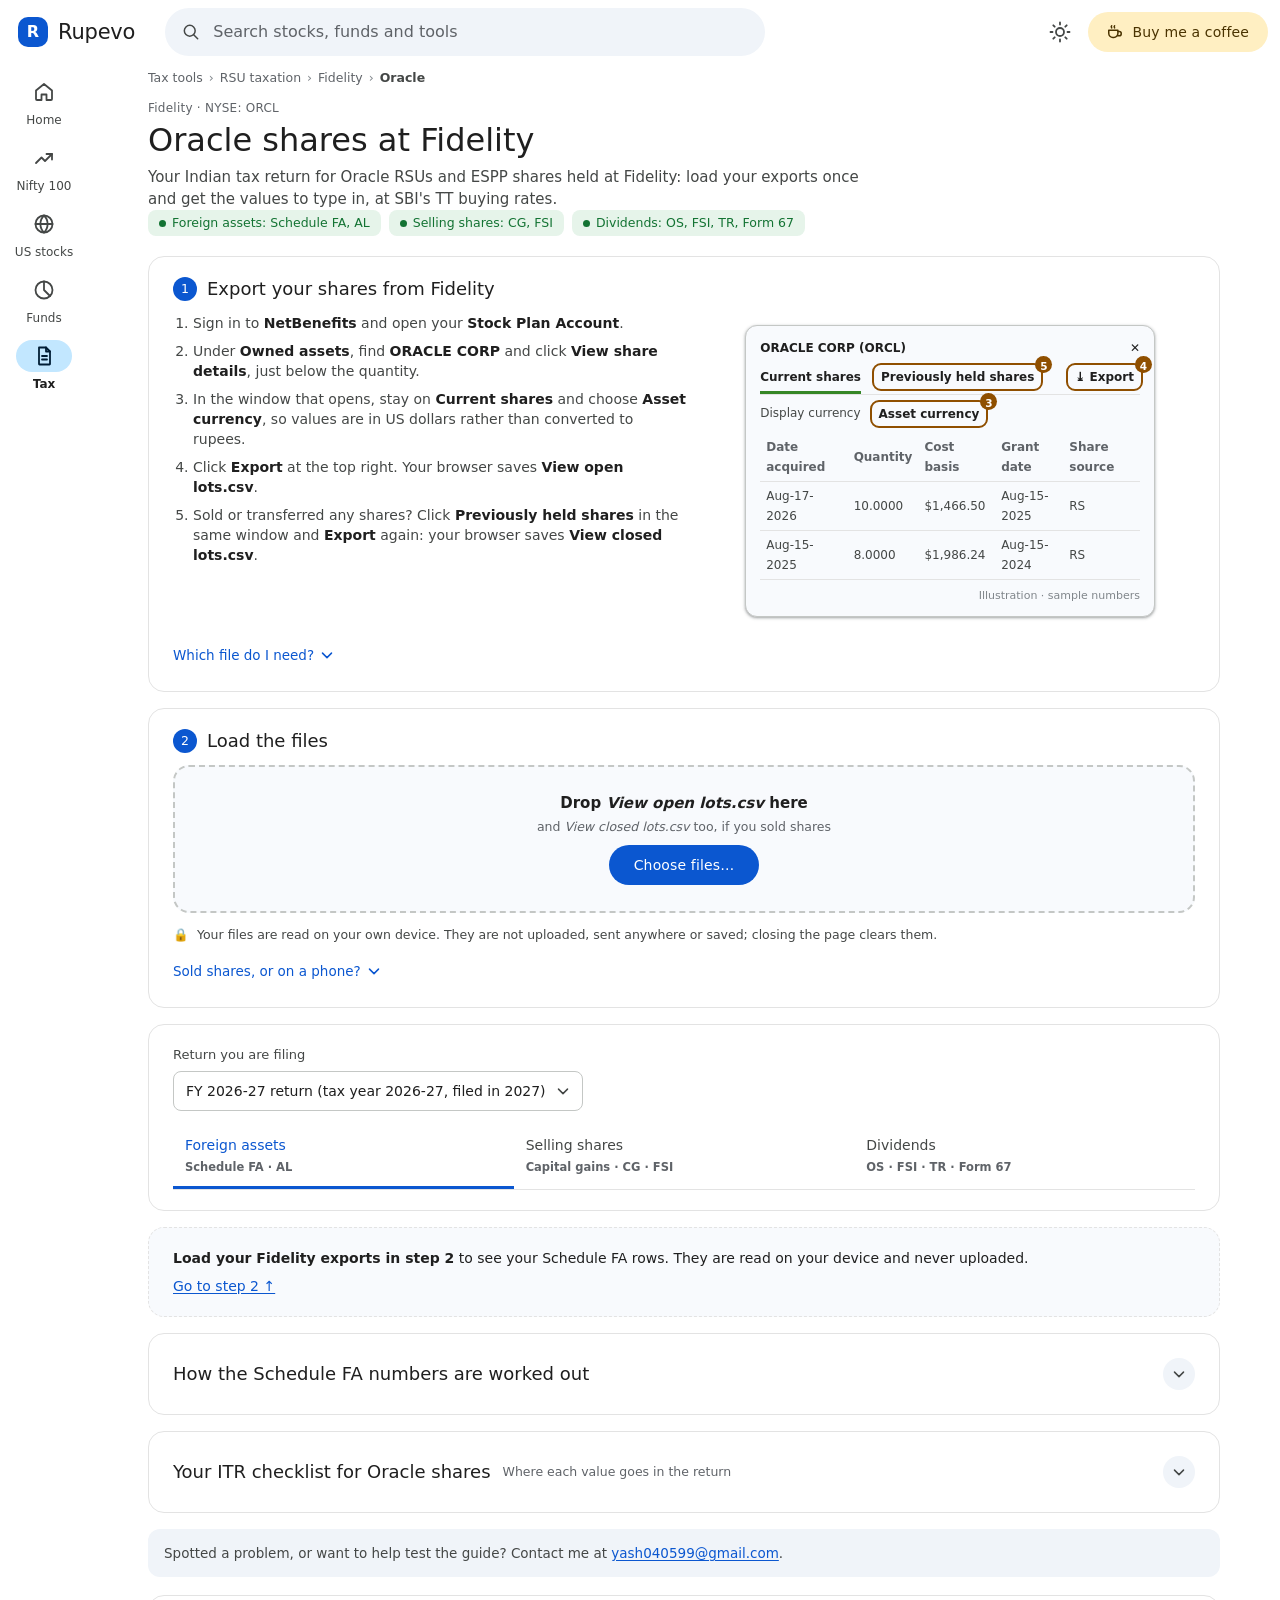
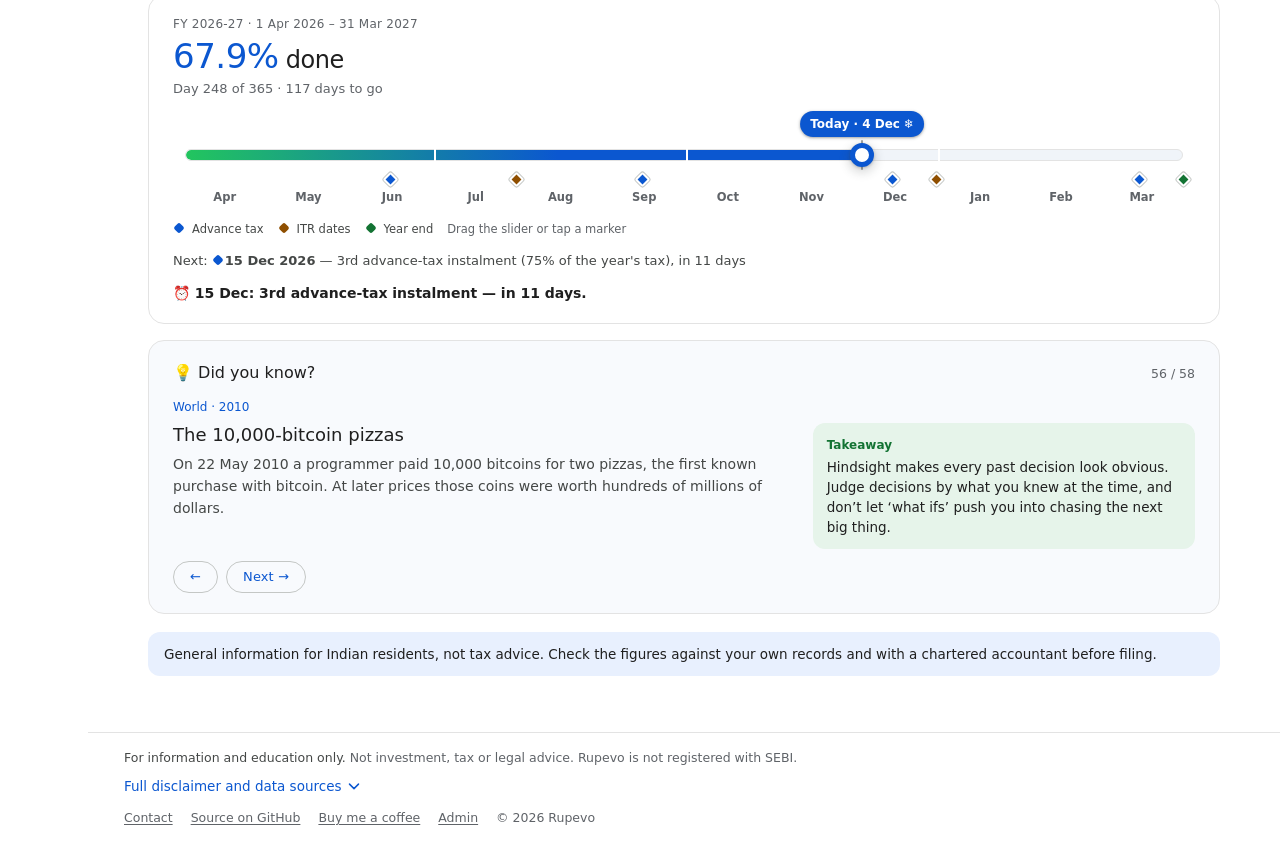
<file: site/tax/rsu/fidelity/orcl/index.html>
<!DOCTYPE html>
<html lang="en">
<head>
  <meta charset="utf-8">
  <meta name="viewport" content="width=device-width, initial-scale=1">
  <title>Oracle shares at Fidelity: Schedule FA, dividends and capital gains — Rupevo</title>
  <meta name="description" content="Indian tax return help for Oracle RSU and ESPP shares held at Fidelity: Schedule FA rows per lot, dividend income with the US tax credit (Schedule OS, FSI, TR and Form 67) and capital gains on shares sold (Schedule CG), at SBI TT buying rates. Runs in your browser.">
  <meta http-equiv="Content-Security-Policy" content="default-src 'self'; script-src 'self'; style-src 'self' 'unsafe-inline'; img-src 'self' data:; connect-src 'self' https://api.github.com https://api.web3forms.com; base-uri 'self'; form-action 'self'; object-src 'none'">
  <meta property="og:title" content="Oracle shares at Fidelity: Schedule FA, dividends and capital gains — Rupevo">
  <meta property="og:description" content="Turn your Fidelity exports into Schedule FA rows, dividend tax and capital gains values for your Indian ITR.">
  <link rel="icon" href="../../../../assets/img/favicon.svg" type="image/svg+xml">
  <link rel="stylesheet" href="../../../../assets/css/rupevo.css">
  <script src="../../../../assets/js/boot.js"></script>
  <script type="module" src="../../../../assets/js/rsu-tool.js"></script>
</head>
<body>
  <header id="site-nav"></header>
  <main id="app" class="wrap" data-company="ORCL" data-broker="fidelity">
    <nav class="crumbs" aria-label="Breadcrumb">
      <a href="../../../">Tax tools</a><span class="sep" aria-hidden="true">›</span>
      <a href="../../">RSU taxation</a><span class="sep" aria-hidden="true">›</span>
      <a href="../">Fidelity</a><span class="sep" aria-hidden="true">›</span>
      <span aria-current="page">Oracle</span>
    </nav>
    <section class="hero">
      <div class="eyebrow">Fidelity · NYSE: ORCL</div>
      <h1>Oracle shares at Fidelity</h1>
      <p class="lede">Your Indian tax return for Oracle RSUs and ESPP shares held at Fidelity: load your exports
        once and get the values to type in, at SBI's TT buying rates.</p>
      <div class="result-head">
        <span class="chip pos"><span class="dot"></span>Foreign assets: Schedule FA, AL</span>
        <span class="chip pos"><span class="dot"></span>Selling shares: CG, FSI</span>
        <span class="chip pos"><span class="dot"></span>Dividends: OS, FSI, TR, Form 67</span>
      </div>
    </section>

    <section class="card step-card" aria-labelledby="step1">
      <div class="card-head"><h2 id="step1"><span class="step-num">1</span>Export your shares from Fidelity</h2></div>
      <div class="step-grid">
        <ol class="how-list">
          <li>Sign in to <strong>NetBenefits</strong> and open your <strong>Stock Plan Account</strong>.</li>
          <li>Under <strong>Owned assets</strong>, find <strong>ORACLE CORP</strong> and click
            <strong>View share details</strong>, just below the quantity.</li>
          <li>In the window that opens, stay on <strong>Current shares</strong> and choose
            <strong>Asset currency</strong>, so values are in US dollars rather than converted to rupees.</li>
          <li>Click <strong>Export</strong> at the top right. Your browser saves
            <strong>View open lots.csv</strong>.</li>
          <li>Sold or transferred any shares? Click <strong>Previously held shares</strong> in the same window and
            <strong>Export</strong> again: your browser saves <strong>View closed lots.csv</strong>.</li>
        </ol>
        <figure class="mock-window" aria-label="Illustration of Fidelity's share details window with sample numbers">
          <div class="mock-title"><span>ORACLE CORP (ORCL)</span><span aria-hidden="true">✕</span></div>
          <div class="mock-bar"><span class="on">Current shares</span><span class="mock-hl" data-n="5">Previously held shares</span>
            <span class="end mock-hl" data-n="4">⤓ Export</span></div>
          <div class="mock-cur"><span>Display currency</span><span class="mock-hl" data-n="3">Asset currency</span></div>
          <table class="mock-table">
            <tr><th>Date acquired</th><th>Quantity</th><th>Cost basis</th><th>Grant date</th><th>Share source</th></tr>
            <tr><td>Aug-17-2026</td><td>10.0000</td><td>$1,466.50</td><td>Aug-15-2025</td><td>RS</td></tr>
            <tr><td>Aug-15-2025</td><td>8.0000</td><td>$1,986.24</td><td>Aug-15-2024</td><td>RS</td></tr>
          </table>
          <figcaption class="mock-caption">Illustration · sample numbers</figcaption>
        </figure>
      </div>
      <details class="more step-more"><summary>Which file do I need?</summary><div class="more-body">
        <p><strong>View open lots.csv</strong> lists the shares you still hold. <strong>View closed lots.csv</strong>
          lists the ones you sold or transferred: it gives the capital gains, and Schedule FA and the dividends need it
          too, because those shares are still reported for the year you sold them and were paid dividends until the
          sale. Never sold or transferred any shares? Then View open lots.csv alone is enough. Keep <strong>Asset
          currency</strong> for both.</p></div></details>
    </section>

    <section class="card step-card" aria-labelledby="step2">
      <div class="card-head"><h2 id="step2"><span class="step-num">2</span>Load the files</h2></div>
      <label class="dropzone" id="dropzone" for="file-input" data-state="idle">
        <span class="dz-idle">
          <span class="big">Drop <em>View open lots.csv</em> here</span>
          <span class="dz-also">and <em>View closed lots.csv</em> too, if you sold shares</span>
          <span class="btn">Choose files…</span>
        </span>
        <span class="dz-busy"><span class="spinner" aria-hidden="true"></span><span class="dz-busy-text">Reading your file…</span></span>
        <span class="dz-done"><span class="dz-check" aria-hidden="true">✓</span><span><strong id="dz-name"></strong>
          loaded</span><span class="dz-again">Add or replace a file</span></span>
        <input type="file" id="file-input" multiple
          accept=".csv,text/csv,text/comma-separated-values,application/csv,application/vnd.ms-excel,text/plain">
      </label>
      <p class="privacy-note"><span aria-hidden="true">🔒</span><span>Your files are read on your own device.
        They are not uploaded, sent anywhere or saved; closing the page clears them.</span></p>
      <details class="more step-more"><summary>Sold shares, or on a phone?</summary><div class="more-body">
        <p class="privacy-note"><span aria-hidden="true">📄</span><span><strong>Load both files for complete
          results:</strong> shares you sold change Schedule FA and the dividends too, not only the capital gains. Never
          sold or transferred any shares? View open lots.csv alone is enough.</span></p>
        <p class="privacy-note"><span aria-hidden="true">📱</span><span>Works on phones too: tap <strong>Choose
          files</strong> and pick the exports from Files or Downloads, together or one at a time. Exporting them from
          Fidelity is easiest on a laptop, on the NetBenefits website.</span></p></div></details>
      <div id="load-status" role="status" aria-live="polite"></div>
    </section>

    <div id="tool"></div>

    <div class="callout">
      <p>Spotted a problem, or want to help test the guide? Contact me at
        <a data-contact data-contact-subject="Rupevo RSU tax: Oracle at Fidelity"></a>.</p>
    </div>

    <div class="fun-grid">
      <section class="card fy-card" data-fy-progress aria-label="Progress through India's financial year">
        <span class="skel" style="width:45%"></span><span class="skel" style="height:44px"></span><span class="skel" style="width:70%"></span>
      </section>
      <aside class="card trivia-card" data-trivia aria-label="Did you know? Market stories and tax facts">
        <span class="skel" style="width:50%"></span><span class="skel"></span><span class="skel"></span>
      </aside>
    </div>

    <div class="banner">General information for Indian residents, not tax advice. Check the figures against
      your own records and with a chartered accountant before filing.</div>
    <noscript><div class="banner warn">This calculator needs JavaScript.</div></noscript>
  </main>
  <footer id="site-footer"></footer>
</body>
</html>
</file>
<file: site/assets/css/rupevo.css>
/* Rupevo design system: a clean, Google Material 3-style look (flat white surfaces, tonal
   colour, pill controls, light headings) in an app-like shell: a top app bar with search, a
   navigation rail on wide screens and a bottom navigation bar on phones (shell.js). Details open
   in sheets (sheet.js). The theme is driven by html[data-theme]. */

:root {
  color-scheme: light;
  --bg: #ffffff;
  --card: #ffffff;
  --card-2: #f8fafd;
  --soft: #f0f4f9;
  --soft-2: #e1e7ef;
  --input-bg: #f0f4f9;
  --line: #e3e3e3;
  --line-strong: #c4c7c5;
  --fg: #1f1f1f;
  --fg-2: #444746;
  --muted: #5f6368;
  --faint: #80868b;
  --accent: #0b57d0;
  --accent-2: #0b57d0;
  --accent-fg: #ffffff;
  --accent-soft: #e8f0fe;
  --accent-line: #a8c7fa;
  --tonal: #d3e3fd;
  --on-tonal: #041e49;
  --nav-active: #c2e7ff;
  --on-nav-active: #001d35;
  --pos: #137333;
  --pos-bg: #e6f4ea;
  --pos-line: #ceead6;
  --neg: #c5221f;
  --neg-bg: #fce8e6;
  --neg-line: #fad2cf;
  --warn-fg: #8f4f00;
  --warn-bg: #fef7e0;
  --warn-line: #fde293;
  --info-fg: #0b57d0;
  --info-bg: #e8f0fe;
  --info-line: #d2e3fc;
  --coffee-bg: #ffefc2;
  --coffee-fg: #4a3300;
  --radius: 16px;
  --radius-md: 12px;
  --radius-sm: 8px;
  --radius-pill: 999px;
  --shadow-sm: 0 1px 2px rgba(60, 64, 67, .3), 0 1px 3px 1px rgba(60, 64, 67, .15);
  --shadow-md: 0 1px 3px rgba(60, 64, 67, .3), 0 4px 8px 3px rgba(60, 64, 67, .15);
  --shadow-lg: 0 2px 3px rgba(60, 64, 67, .3), 0 6px 10px 4px rgba(60, 64, 67, .15);
  --ring: 0 0 0 2px var(--accent);
  --chev: url("data:image/svg+xml,%3Csvg xmlns='http://www.w3.org/2000/svg' viewBox='0 0 24 24' fill='none' stroke='%23444746' stroke-width='2' stroke-linecap='round' stroke-linejoin='round'%3E%3Cpath d='m6 9.5 6 6 6-6'/%3E%3C/svg%3E");
  --chev-accent: url("data:image/svg+xml,%3Csvg xmlns='http://www.w3.org/2000/svg' viewBox='0 0 24 24' fill='none' stroke='%230b57d0' stroke-width='2' stroke-linecap='round' stroke-linejoin='round'%3E%3Cpath d='m6 9.5 6 6 6-6'/%3E%3C/svg%3E");
  --check: url("data:image/svg+xml,%3Csvg xmlns='http://www.w3.org/2000/svg' viewBox='0 0 24 24' fill='none' stroke='%23041e49' stroke-width='2.2' stroke-linecap='round' stroke-linejoin='round'%3E%3Cpath d='m5 12.5 4.5 4.5L19 7.5'/%3E%3C/svg%3E");
  --font: "Google Sans Text", "Google Sans", Roboto, system-ui, -apple-system, BlinkMacSystemFont, "Segoe UI", "Helvetica Neue", Arial, sans-serif;
  --font-display: "Google Sans", "Google Sans Display", Roboto, system-ui, -apple-system, BlinkMacSystemFont, "Segoe UI", "Helvetica Neue", Arial, sans-serif;
  --mono: "Google Sans Mono", "Roboto Mono", ui-monospace, "SF Mono", "Cascadia Mono", Menlo, Consolas, monospace;
  --wrap: 1120px;
  --appbar-h: 64px;
  --rail-w: 88px;
  --navbar-h: 64px;
  --gutter: 24px;
}

html[data-theme="dark"] {
  color-scheme: dark;
  --bg: #131314;
  --card: #1b1c1d;
  --card-2: #1e1f20;
  --soft: #282a2c;
  --soft-2: #37393b;
  --input-bg: #282a2c;
  --line: #3c4043;
  --line-strong: #5f6368;
  --fg: #e3e3e3;
  --fg-2: #c4c7c5;
  --muted: #9aa0a6;
  --faint: #80868b;
  --accent: #a8c7fa;
  --accent-2: #a8c7fa;
  --accent-fg: #062e6f;
  --accent-soft: rgba(168, 199, 250, .14);
  --accent-line: rgba(168, 199, 250, .4);
  --tonal: #004a77;
  --on-tonal: #c2e7ff;
  --nav-active: #004a77;
  --on-nav-active: #c2e7ff;
  --pos: #81c995;
  --pos-bg: rgba(129, 201, 149, .14);
  --pos-line: rgba(129, 201, 149, .35);
  --neg: #f28b82;
  --neg-bg: rgba(242, 139, 130, .14);
  --neg-line: rgba(242, 139, 130, .35);
  --warn-fg: #fdd663;
  --warn-bg: rgba(253, 214, 99, .12);
  --warn-line: rgba(253, 214, 99, .32);
  --info-fg: #a8c7fa;
  --info-bg: rgba(168, 199, 250, .12);
  --info-line: rgba(168, 199, 250, .32);
  --coffee-bg: rgba(253, 214, 99, .16);
  --coffee-fg: #fde293;
  --shadow-sm: 0 1px 2px rgba(0, 0, 0, .5), 0 1px 3px 1px rgba(0, 0, 0, .3);
  --shadow-md: 0 1px 3px rgba(0, 0, 0, .5), 0 4px 8px 3px rgba(0, 0, 0, .3);
  --shadow-lg: 0 2px 3px rgba(0, 0, 0, .5), 0 6px 10px 4px rgba(0, 0, 0, .35);
  --chev: url("data:image/svg+xml,%3Csvg xmlns='http://www.w3.org/2000/svg' viewBox='0 0 24 24' fill='none' stroke='%23c4c7c5' stroke-width='2' stroke-linecap='round' stroke-linejoin='round'%3E%3Cpath d='m6 9.5 6 6 6-6'/%3E%3C/svg%3E");
  --chev-accent: url("data:image/svg+xml,%3Csvg xmlns='http://www.w3.org/2000/svg' viewBox='0 0 24 24' fill='none' stroke='%23a8c7fa' stroke-width='2' stroke-linecap='round' stroke-linejoin='round'%3E%3Cpath d='m6 9.5 6 6 6-6'/%3E%3C/svg%3E");
  --check: url("data:image/svg+xml,%3Csvg xmlns='http://www.w3.org/2000/svg' viewBox='0 0 24 24' fill='none' stroke='%23c2e7ff' stroke-width='2.2' stroke-linecap='round' stroke-linejoin='round'%3E%3Cpath d='m5 12.5 4.5 4.5L19 7.5'/%3E%3C/svg%3E");
}

* { box-sizing: border-box; }
html { -webkit-text-size-adjust: 100%; text-size-adjust: 100%; }
html, body { min-height: 100%; }
body {
  margin: 0;
  min-height: 100vh;
  min-height: 100dvh;
  display: flex;
  flex-direction: column;
  font-family: var(--font);
  font-size: 14px;
  line-height: 20px;
  color: var(--fg);
  background: var(--bg);
  -webkit-font-smoothing: antialiased;
  -webkit-tap-highlight-color: transparent;
}
html.sheet-open { overflow: hidden; }
a { color: var(--accent); text-underline-offset: 2px; }
::selection { background: var(--tonal); color: var(--on-tonal); }
:focus-visible { outline: 2px solid var(--accent); outline-offset: 2px; }
[hidden] { display: none !important; }
.sr-only { position: absolute; width: 1px; height: 1px; padding: 0; margin: -1px;
           overflow: hidden; clip: rect(0 0 0 0); white-space: nowrap; border: 0; }
h1, h2, h3 { font-family: var(--font-display); }
.wrap { width: 100%; max-width: var(--wrap); margin: 0 auto; }
main.wrap { flex: 1; padding: 4px var(--gutter) 32px; }
.muted { color: var(--muted); }
.faint { color: var(--faint); }
.pos { color: var(--pos); }
.neg { color: var(--neg); }
.num { font-variant-numeric: tabular-nums; }
.small { font-size: 12px; line-height: 16px; }
.mono { font-family: var(--mono); }
svg.ic { display: block; flex: none; }

/* ── App bar ───────────────────────────────────────────── */
.appbar {
  position: sticky; top: 0; z-index: 50; display: flex; align-items: center; gap: 4px;
  height: var(--appbar-h); padding: 0 12px; background: var(--bg);
  border-bottom: 1px solid transparent; transition: border-color .2s ease;
}
#site-nav:empty { height: var(--appbar-h); }
.appbar.scrolled { border-bottom-color: var(--line); }
.brand {
  display: inline-flex; align-items: center; gap: 10px; flex: none; padding: 6px 10px 6px 6px;
  border-radius: var(--radius-pill); color: var(--fg); text-decoration: none; white-space: nowrap;
  font-family: var(--font-display); font-size: 21px; font-weight: 500; letter-spacing: -.01em;
}
.brand:hover { background: var(--soft); }
.brand-mark {
  width: 30px; height: 30px; border-radius: 10px; display: inline-grid; place-items: center; flex: none;
  background: var(--accent); color: var(--accent-fg); font-size: 16px; font-weight: 700; letter-spacing: 0;
}
.appbar-search { flex: 0 1 600px; margin-left: 16px; }
.appbar-spacer { flex: 1; }
.appbar .search-open { display: none; }
.icon-btn {
  flex: none; width: 40px; height: 40px; display: inline-grid; place-items: center; padding: 0;
  border: 0; border-radius: 50%; background: transparent; color: var(--fg-2); cursor: pointer; font: inherit;
}
.icon-btn:hover { background: var(--soft); }
.icon-btn:disabled { opacity: .38; cursor: default; background: transparent; }
.theme-sun, .theme-moon { display: grid; }
html[data-theme="dark"] .theme-sun { display: none; }
html:not([data-theme="dark"]) .theme-moon { display: none; }
.fx-badge { font-size: 12px; padding: 4px 10px; margin-right: 4px; border-radius: var(--radius-pill);
            background: var(--soft); color: var(--fg-2); white-space: nowrap; }
.cur-toggle { display: inline-flex; padding: 2px; gap: 2px; margin: 0 4px; border-radius: var(--radius-pill);
              border: 1px solid var(--line-strong); background: transparent; cursor: pointer; font: inherit; }
.cur-toggle:disabled { opacity: .5; cursor: default; }
.cur-pill { min-width: 30px; padding: 3px 8px; border-radius: var(--radius-pill); font-size: 13px; font-weight: 600;
            color: var(--muted); text-align: center; }
.cur-pill.active { background: var(--tonal); color: var(--on-tonal); }
.nav-coffee { margin-left: 4px; }

/* ── Navigation: a rail on wide screens, a bottom bar on phones ── */
.navbar { position: fixed; z-index: 45; display: flex; }
.nav-item {
  display: flex; flex-direction: column; align-items: center; gap: 4px; min-width: 0;
  color: var(--fg-2); text-decoration: none; font-size: 12px; line-height: 16px; font-weight: 500;
}
.nav-icon { display: grid; place-items: center; width: 56px; height: 32px; border-radius: 16px;
            transition: background-color .2s ease; }
.nav-item:hover .nav-icon { background: var(--soft-2); }
.nav-item[aria-current="page"] { color: var(--fg); font-weight: 700; }
.nav-item[aria-current="page"] .nav-icon { background: var(--nav-active); color: var(--on-nav-active); }
.nav-label { white-space: nowrap; overflow: hidden; text-overflow: ellipsis; max-width: 100%; }

/* ── Buttons, chips, inputs ─────────────────────────────── */
.btn {
  font: inherit; font-size: 14px; font-weight: 500; line-height: 20px; letter-spacing: .01em;
  display: inline-flex; align-items: center; justify-content: center; gap: 8px; min-height: 40px; padding: 9px 24px;
  border-radius: var(--radius-pill); border: 1px solid transparent; background: var(--accent); color: var(--accent-fg);
  cursor: pointer; text-decoration: none; transition: box-shadow .15s ease, background-color .15s ease;
}
.btn:hover { box-shadow: var(--shadow-sm); }
.btn:active { box-shadow: none; }
.btn[disabled] { opacity: .38; cursor: not-allowed; box-shadow: none; }
.btn.alt { background: transparent; color: var(--accent); border-color: var(--line-strong); }
.btn.alt:hover { background: var(--accent-soft); box-shadow: none; }
.btn.tonal { background: var(--tonal); color: var(--on-tonal); }
.btn.ghost { background: transparent; color: var(--accent); padding-inline: 12px; }
.btn.ghost:hover { background: var(--accent-soft); box-shadow: none; }
.btn.small { min-height: 32px; padding: 5px 16px; font-size: 13px; }
.coffee-btn { background: var(--coffee-bg); color: var(--coffee-fg); padding-inline: 16px 18px; }
.coffee-btn:hover { box-shadow: var(--shadow-sm); }
.linkish { font: inherit; background: none; border: 0; padding: 0; color: var(--accent);
           cursor: pointer; text-decoration: underline; text-underline-offset: 2px; }
.text-btn { font: inherit; font-size: 13px; font-weight: 500; color: var(--accent); background: none; border: 0;
            border-radius: var(--radius-pill); padding: 6px 12px; min-height: 32px; cursor: pointer; }
.text-btn:hover { background: var(--accent-soft); }

.chip {
  display: inline-flex; align-items: center; gap: 6px; min-height: 26px; padding: 3px 10px;
  border-radius: var(--radius-sm); font-size: 12.5px; line-height: 18px; font-weight: 500;
  border: 1px solid var(--line); background: transparent; color: var(--fg-2); white-space: nowrap;
}
.chip.pos { background: var(--pos-bg); color: var(--pos); border-color: transparent; }
.chip.neg { background: var(--neg-bg); color: var(--neg); border-color: transparent; }
.chip.warn { background: var(--warn-bg); color: var(--warn-fg); border-color: transparent; }
.chip.info { background: var(--info-bg); color: var(--info-fg); border-color: transparent; }
.chip .dot { width: 7px; height: 7px; border-radius: 50%; background: currentColor; flex: none; }
button.chip, a.chip { font: inherit; font-size: 13px; font-weight: 500; min-height: 32px; padding: 0 14px;
                      border-color: var(--line-strong); color: var(--fg-2); cursor: pointer; text-decoration: none; }
button.chip:hover, a.chip:hover { background: var(--soft); }
button.chip[aria-pressed="true"] { background: var(--tonal); color: var(--on-tonal); border-color: transparent; }
button.chip[aria-pressed="true"]::before { content: ""; width: 16px; height: 16px; margin-left: -4px;
                                           background: var(--check) center / 16px no-repeat; }
.chip-row { display: flex; gap: 8px; flex-wrap: wrap; align-items: center; }
.chip-row.scroll { scrollbar-width: none; }
.chip-row.scroll::-webkit-scrollbar { display: none; }

input[type="text"], input[type="search"], input[type="email"], input[type="password"], input[type="number"],
select, textarea {
  font: inherit; font-size: 14px; color: var(--fg); background: var(--card);
  border: 1px solid var(--line-strong); border-radius: var(--radius-sm); padding: 8px 12px; min-height: 40px;
}
input::placeholder, textarea::placeholder { color: var(--muted); opacity: 1; }
input:focus-visible, select:focus-visible, textarea:focus-visible {
  outline: none; border-color: var(--accent); box-shadow: inset 0 0 0 1px var(--accent);
}
select { appearance: none; -webkit-appearance: none; padding-right: 36px; cursor: pointer;
         background-image: var(--chev); background-repeat: no-repeat; background-position: right 10px center;
         background-size: 18px; }
select.chip-select { min-height: 32px; padding: 4px 32px 4px 14px; font-size: 13px; font-weight: 500;
                     color: var(--fg-2); background-color: transparent; background-position: right 8px center; }
select.chip-select:hover { background-color: var(--soft); }
select.chip-select.on { background-color: var(--tonal); color: var(--on-tonal); border-color: transparent; }
textarea { width: 100%; min-height: 96px; resize: vertical; }
label.field { display: grid; gap: 6px; font-size: 13px; font-weight: 500; color: var(--fg-2); }
label.field input, label.field select, label.field textarea { font-weight: 400; }
.field-hint { font-weight: 400; color: var(--muted); font-size: 12px; }

/* ── Search: a field, a dropdown of results, a full-screen view on phones (search.js) ── */
.search-field {
  position: relative; display: flex; align-items: center; gap: 12px; height: 48px; padding: 0 8px 0 16px;
  border-radius: 24px; background: var(--input-bg); color: var(--fg-2);
  transition: background-color .15s ease, box-shadow .15s ease;
}
.search-field:focus-within { background: var(--card); box-shadow: var(--shadow-md); }
.search-field input {
  flex: 1; min-width: 0; height: 100%; min-height: 0; padding: 0; border: 0; border-radius: 0;
  background: transparent; font-size: 16px; color: var(--fg);
}
.search-field input:focus-visible { box-shadow: none; outline: none; }
.search-field.compact { height: 40px; padding-left: 12px; gap: 8px; border-radius: 20px; }
.search-field.compact input { font-size: 14px; }
.search-panel {
  position: absolute; z-index: 70; top: calc(100% + 6px); left: 0; right: 0; max-height: min(64vh, 520px);
  overflow: auto; padding: 8px 0; background: var(--card); border-radius: var(--radius); box-shadow: var(--shadow-lg);
  text-align: start;
}
.search-panel.inline { position: static; max-height: none; box-shadow: none; border-radius: 0; background: transparent; }
.search-item {
  display: grid; grid-template-columns: 36px minmax(0, 1fr) auto; align-items: center; gap: 14px;
  min-height: 56px; padding: 8px 16px; color: var(--fg); text-decoration: none;
}
.search-item:hover, .search-item[aria-selected="true"] { background: var(--soft); }
.si-lead { width: 36px; height: 36px; border-radius: 50%; display: grid; place-items: center;
           background: var(--soft); color: var(--fg-2); }
.search-item:hover .si-lead, .search-item[aria-selected="true"] .si-lead { background: var(--card); }
.si-badge { font-size: 10.5px; font-weight: 700; letter-spacing: .02em; }
.si-main { display: grid; min-width: 0; }
.si-title { font-size: 14px; font-weight: 500; overflow: hidden; text-overflow: ellipsis; white-space: nowrap; }
.si-sub { font-size: 12.5px; color: var(--muted); overflow: hidden; text-overflow: ellipsis; white-space: nowrap; }
.si-meta { font-size: 12px; color: var(--muted); white-space: nowrap; }
.search-hint { margin: 0; padding: 12px 16px; color: var(--muted); font-size: 13px; }
dialog.search-view {
  position: fixed; inset: 0; width: 100%; height: 100%; max-width: none; max-height: none;
  margin: 0; padding: 0; border: 0; background: var(--bg); color: var(--fg);
}
dialog.search-view[open] { display: flex; flex-direction: column; }
dialog.search-view::backdrop { background: var(--bg); }
.sv-head { display: flex; align-items: center; gap: 4px; padding: 4px 8px; border-bottom: 1px solid var(--line); }
.sv-head .search-field { flex: 1; background: transparent; box-shadow: none; padding-left: 4px; }
.search-view .search-panel { flex: 1; overflow: auto; }

/* ── Page head, update line, cards ──────────────────────── */
.hero, .page-head { margin: 12px 0 20px; }
.eyebrow { font-size: 12px; line-height: 16px; font-weight: 500; letter-spacing: .02em; color: var(--muted);
           margin-bottom: 4px; }
.hero h1, .page-head h1 { margin: 0; font-size: 32px; line-height: 40px; font-weight: 400; letter-spacing: 0; }
.hero .lede, .page-head .lede { margin: 6px 0 0; max-width: 720px; color: var(--fg-2); font-size: 15px; line-height: 22px; }
.page-head .view-switch { margin-top: 16px; }
.sync-bar { margin-top: 8px; font-size: 13px; line-height: 24px; color: var(--muted); }
.sync-dot { display: inline-block; width: 8px; height: 8px; margin-right: 6px; border-radius: 50%; background: var(--pos);
            vertical-align: 1px; }
.sync-dot.warn { background: var(--warn-fg); }
.sync-meta { color: var(--muted); }
.sync-bar .text-btn { min-height: 0; padding: 2px 8px; margin-left: 2px; vertical-align: baseline; }
.sync-bar .chip { min-height: 22px; margin-left: 6px; vertical-align: 1px; }

.card {
  background: var(--card); border: 1px solid var(--line); border-radius: var(--radius);
  padding: 20px 24px; margin-bottom: 16px; scroll-margin-top: calc(var(--appbar-h) + 16px);
}
.card-head { display: flex; align-items: baseline; gap: 4px 12px; flex-wrap: wrap; margin-bottom: 12px; }
.card-head h2, .panel-title {
  margin: 0; font-size: 18px; line-height: 24px; font-weight: 500; letter-spacing: 0; text-transform: none; color: var(--fg);
}
.card-head .hint, .hint { font-size: 12.5px; color: var(--muted); }
.card-head .spacer { flex: 1; }
.count-pill { display: inline-block; min-width: 24px; margin-left: 4px; padding: 0 8px; border-radius: var(--radius-pill);
              background: var(--soft); color: var(--fg-2); font-family: var(--font); font-size: 12px; line-height: 22px;
              font-weight: 500; text-align: center; vertical-align: 2px; }
.more-card { padding-block: 4px; }

/* Segmented buttons: the US exchange switch, the SIP split's age and risk, fund kinds. */
.view-switch { display: inline-flex; max-width: 100%; border: 1px solid var(--line-strong); border-radius: var(--radius-pill);
               overflow: hidden; margin: 0; }
.view-switch:empty { display: none; }
.view-btn {
  display: inline-flex; align-items: center; justify-content: center; gap: 6px; min-height: 40px; padding: 0 16px;
  font: inherit; font-size: 13.5px; font-weight: 500; color: var(--fg); background: transparent; white-space: nowrap;
  border: 0; border-left: 1px solid var(--line-strong); cursor: pointer;
}
.view-btn:first-child { border-left: 0; }
.view-btn:hover { background: var(--soft); }
.view-btn[aria-pressed="true"] { background: var(--tonal); color: var(--on-tonal); }
.view-btn[aria-pressed="true"]::before { content: ""; width: 16px; height: 16px; background: var(--check) center / 16px no-repeat; }
.view-btn .view-count { font-size: 12px; font-weight: 500; color: var(--muted); }
.view-btn[aria-pressed="true"] .view-count { color: inherit; opacity: .75; }
.view-btn:disabled { opacity: .45; cursor: not-allowed; }

/* ── Summary tiles (a swipeable strip on phones) ────────── */
.tiles { display: grid; gap: 12px; grid-template-columns: repeat(auto-fit, minmax(220px, 1fr)); margin: 0 0 16px; }
.tiles:empty { display: none; }
.tile { min-width: 0; padding: 14px 16px; border-radius: var(--radius-md); background: var(--soft); }
.tile-label { margin-bottom: 4px; font-size: 13px; line-height: 18px; font-weight: 500; color: var(--fg); }
.tile-value { font-family: var(--font-display); font-size: 22px; line-height: 28px; font-weight: 400;
              font-variant-numeric: tabular-nums; }
.tile-sub { margin-top: 4px; font-size: 12.5px; color: var(--muted); }
.tile-list { list-style: none; margin: 0; padding: 0; display: grid; gap: 4px; font-size: 13px; }
.tile-list li { display: flex; justify-content: space-between; gap: 10px; }
.tile-list .lead { font-weight: 600; }
.mini-bar { display: grid; grid-template-columns: 112px 1fr 50px; align-items: center; gap: 8px; font-size: 12.5px; }
.mini-bar > span:first-child { white-space: nowrap; overflow: hidden; text-overflow: ellipsis; }
.mini-bar .star { color: var(--pos); font-size: 11px; }
.mini-bar .track { height: 6px; border-radius: 3px; background: var(--card); overflow: hidden; }
.mini-bar .fill { height: 100%; border-radius: 3px; background: var(--accent); }
.mini-bar .fill.neg { background: var(--neg); }
.mini-bar .fill.pos { background: var(--pos); }
.mini-bar .val { text-align: right; font-variant-numeric: tabular-nums; }

/* ── Ranking lists and tables ───────────────────────────── */
.toolbar { display: flex; gap: 8px 12px; flex-wrap: wrap; align-items: center; margin-bottom: 8px; }
.toolbar .search-field { flex: 1 1 240px; max-width: 360px; }
.toolbar .count { margin-left: auto; font-size: 12.5px; color: var(--muted); }
.table-scroll { overflow-x: auto; -webkit-overflow-scrolling: touch; margin-inline: -24px; padding-inline: 24px; }
table.rank { width: 100%; border-collapse: collapse; font-size: 13.5px; font-variant-numeric: tabular-nums; }
table.rank th, table.rank td { padding: 10px 8px; text-align: left; vertical-align: middle;
                               border-bottom: 1px solid var(--line); white-space: nowrap; }
table.rank th { font-size: 12px; font-weight: 500; color: var(--muted); }
table.rank th.right, table.rank td.right { text-align: right; }
table.rank td.why { white-space: normal; min-width: 200px; max-width: 320px; color: var(--fg-2); font-size: 12.5px; }
table.rank tbody tr.row { cursor: pointer; }
table.rank tbody tr.row:hover td { background: var(--card-2); }
table.rank.compact:not(.all-cols) .opt { display: none; }
table.rank button.sort {
  font: inherit; color: inherit; background: none; border: 0; padding: 0; cursor: pointer;
  display: inline-flex; gap: 4px; align-items: center;
}
table.rank button.sort::after { content: "↕"; opacity: .35; font-size: 10px; }
table.rank th[aria-sort="ascending"] button.sort::after { content: "↑"; opacity: 1; }
table.rank th[aria-sort="descending"] button.sort::after { content: "↓"; opacity: 1; }
.rank-num { font-weight: 500; color: var(--muted); }
.stock { display: grid; gap: 1px; }
.stock .sym { font: inherit; font-weight: 600; color: var(--fg); background: none; border: 0; padding: 0;
              cursor: pointer; text-align: left; }
.stock .nm { font-size: 12px; color: var(--muted); max-width: 230px; overflow: hidden; text-overflow: ellipsis; }
.stock .sym-line { display: inline-flex; gap: 6px; align-items: center; }
.ex-tag { font-size: 10px; font-weight: 700; letter-spacing: .04em; padding: 0 5px; line-height: 16px;
          border-radius: 4px; background: var(--soft); color: var(--fg-2); }
.ex-tag.ex-nyse { background: var(--info-bg); color: var(--info-fg); }
.leader-tag { font-size: 10px; font-weight: 700; color: var(--pos); letter-spacing: .04em; }
.star { color: var(--pos); font-size: 12px; }
.empty { padding: 28px 8px; margin: 0; text-align: center; color: var(--muted); }
.show-all { display: flex; justify-content: center; padding: 14px 0 4px; }

/* List rows: the stocks on phones, funds, sheet lists, "More" rows. */
.list { list-style: none; margin: 0; padding: 0; }
.list > li + li { border-top: 1px solid var(--line); }
.list-row {
  display: grid; grid-template-columns: auto minmax(0, 1fr) auto; align-items: center; gap: 12px;
  width: 100%; min-height: 60px; padding: 10px 8px; border: 0; border-radius: var(--radius-sm);
  background: none; color: var(--fg); font: inherit; text-align: left; cursor: pointer;
}
.list-row:hover { background: var(--card-2); }
.list-row > .lr-main:first-child { grid-column: 1 / 3; }
.lr-rank { min-width: 26px; font-size: 13px; font-weight: 500; color: var(--muted); text-align: center;
           font-variant-numeric: tabular-nums; }
.lr-main { display: grid; gap: 1px; min-width: 0; }
.lr-title { display: flex; align-items: center; gap: 6px; min-width: 0; font-size: 15px; line-height: 20px; font-weight: 500; }
.lr-sub { font-size: 12.5px; line-height: 17px; color: var(--muted); overflow: hidden; text-overflow: ellipsis; white-space: nowrap; }
.lr-tag { color: var(--fg-2); }
.lr-tag.dip { color: var(--warn-fg); }
.lr-trail { display: grid; justify-items: end; gap: 4px; font-size: 12.5px; white-space: nowrap; font-variant-numeric: tabular-nums; }
.lr-icon { width: 40px; height: 40px; border-radius: 50%; display: grid; place-items: center;
           background: var(--soft); color: var(--fg-2); }
.lr-chev { color: var(--faint); }
.nav-list .list-row { min-height: 64px; }

/* Grade, band and risk pills */
.grade { display: inline-flex; align-items: baseline; gap: 4px; padding: 1px 8px; border-radius: 6px;
         font-size: 12px; line-height: 20px; font-weight: 600; border: 0; white-space: nowrap; }
.grade em { font-style: normal; font-weight: 500; opacity: .8; font-size: 11px; }
.conv-a, .band-excellent { background: var(--pos-bg); color: var(--pos); }
.conv-b, .band-strong { background: var(--info-bg); color: var(--info-fg); }
.conv-c, .band-average { background: var(--soft); color: var(--fg-2); }
.conv-d, .band-weak { background: var(--warn-bg); color: var(--warn-fg); }
.band-poor { background: var(--neg-bg); color: var(--neg); }
.risk-low { background: var(--pos-bg); color: var(--pos); }
.risk-moderate { background: var(--soft); color: var(--fg-2); }
.risk-high { background: var(--warn-bg); color: var(--warn-fg); }
.risk-very-high { background: var(--neg-bg); color: var(--neg); }
.chip .grade { margin-right: -6px; }
.setup-tag { font-size: 12.5px; font-weight: 500; color: var(--fg-2); }
.setup-tag.dip { color: var(--warn-fg); }

/* ── Sheets (sheet.js): bottom sheet on phones, side sheet on wide screens ── */
dialog.sheet {
  width: 100%; max-width: 640px; max-height: 92vh; max-height: 92dvh; margin: auto auto 0; padding: 0;
  border: 0; border-radius: 28px 28px 0 0; background: var(--card); color: var(--fg); box-shadow: var(--shadow-lg);
  overflow: hidden;
}
dialog.sheet[open] { display: flex; flex-direction: column; animation: sheet-up .22s cubic-bezier(.2, 0, 0, 1); }
dialog.sheet::backdrop { background: rgba(0, 0, 0, .32); }
@keyframes sheet-up { from { transform: translateY(40px); opacity: 0; } to { transform: none; opacity: 1; } }
@keyframes sheet-in { from { transform: translateX(40px); opacity: 0; } to { transform: none; opacity: 1; } }
.sheet-handle { width: 32px; height: 4px; flex: none; margin: 10px auto 0; border-radius: 2px; background: var(--line-strong); }
.sheet-head { display: flex; align-items: center; gap: 2px; flex: none; padding: 8px 8px 10px 20px;
              border-bottom: 1px solid var(--line); }
.sheet-back { margin-left: -12px; }
.sheet-titles { flex: 1; min-width: 0; }
.sheet-titles h2 { margin: 0; font-size: 22px; line-height: 28px; font-weight: 400; overflow-wrap: anywhere; }
.sheet-sub { margin: 2px 0 0; font-size: 13px; line-height: 18px; color: var(--muted); }
.sheet-body { flex: 1; min-height: 0; overflow: auto; overscroll-behavior: contain; padding: 16px 20px 28px; }
.sheet-body:focus { outline: none; }
.sheet-section + .sheet-section { margin-top: 20px; }
.sheet-section h3 { margin: 0 0 8px; font-size: 15px; font-weight: 500; }

/* Inside a stock's or fund's sheet */
.quote { display: grid; gap: 10px; margin-bottom: 20px; }
.quote-price { display: flex; align-items: baseline; gap: 4px 12px; flex-wrap: wrap; }
.quote-close { font-family: var(--font-display); font-size: 30px; line-height: 36px; font-variant-numeric: tabular-nums; }
.quote-change { font-size: 14px; font-weight: 500; }
.detail { display: grid; gap: 24px; grid-template-columns: minmax(0, 1fr); }
.detail h3 { margin: 0 0 10px; font-size: 15px; line-height: 20px; font-weight: 500; color: var(--fg);
             letter-spacing: 0; text-transform: none; }
.detail section + section { margin-top: 20px; }
.detail ul.reasons { margin: 0; padding-left: 18px; display: grid; gap: 6px; color: var(--fg-2); }
.detail .bars { display: grid; gap: 8px; }
.detail .bar-row { display: grid; grid-template-columns: 150px 1fr 40px; gap: 10px; align-items: center; font-size: 13px; }
.detail .bar-row .track { height: 8px; border-radius: 4px; background: var(--soft); overflow: hidden; }
.detail .bar-row .fill { height: 100%; border-radius: 4px; background: var(--accent); }
.detail .bar-row.off { opacity: .5; }
.detail .bar-note { grid-column: 1 / -1; font-size: 12px; color: var(--muted); margin-top: -3px; }
.detail details.more { margin-top: 4px; }
.detail .links { display: flex; gap: 8px 16px; flex-wrap: wrap; font-size: 13px; margin-top: 12px; }
.kv { display: grid; grid-template-columns: repeat(2, minmax(0, 1fr)); gap: 0 24px; margin: 0; font-size: 13px; }
.kv div { display: flex; justify-content: space-between; gap: 12px; padding: 7px 0; border-bottom: 1px solid var(--line); }
.kv dt { color: var(--fg-2); }
.kv dd { margin: 0; font-weight: 500; text-align: right; font-variant-numeric: tabular-nums; }
.range { margin: 4px 0 10px; }
.range .track { position: relative; height: 6px; border-radius: 3px; background: var(--soft); }
.range .marker { position: absolute; top: 50%; width: 14px; height: 14px; border-radius: 50%; background: var(--accent);
                 border: 3px solid var(--card); transform: translate(-50%, -50%); box-shadow: var(--shadow-sm); }
.range .ends { display: flex; justify-content: space-between; font-size: 12px; color: var(--muted); margin-top: 6px; }
.changes { display: grid; gap: 20px; }
.changes h3 { margin: 0 0 6px; font-size: 14px; font-weight: 500; color: var(--fg); }
.changes ul { list-style: none; margin: 0; padding: 0; display: grid; gap: 4px; font-size: 13px; }
.changes li { display: flex; gap: 8px; align-items: baseline; }
.changes .sym { font-weight: 600; }

/* ── Folds and "more" disclosures ───────────────────────── */
details.fold > summary { position: relative; cursor: pointer; list-style: none; display: flex; align-items: center;
                         gap: 2px 12px; flex-wrap: wrap; min-height: 40px; padding-right: 44px; }
details.fold > summary::-webkit-details-marker { display: none; }
details.fold > summary::after {
  content: ""; position: absolute; right: 0; top: 50%; width: 32px; height: 32px; margin-top: -16px;
  border-radius: 50%; background: var(--soft) var(--chev) center / 18px no-repeat; transition: transform .2s ease;
}
details.fold[open] > summary::after { transform: rotate(180deg); }
details.fold > summary h2 { margin: 0; font-size: 18px; line-height: 24px; font-weight: 500; letter-spacing: 0;
                            text-transform: none; color: var(--fg); }
details.fold > summary .hint { font-size: 12.5px; color: var(--muted); }
details.fold:not([open]) > summary .open-only { display: none; }
details.fold[open] > summary { margin-bottom: 12px; }
details.more > summary { cursor: pointer; list-style: none; display: inline-flex; align-items: center; gap: 4px;
                         padding: 6px 0; font-size: 13.5px; font-weight: 500; color: var(--accent); }
details.more > summary::-webkit-details-marker { display: none; }
details.more > summary::after { content: ""; width: 18px; height: 18px; flex: none;
                                background: var(--chev-accent) center / 18px no-repeat; transition: transform .2s ease; }
details.more[open] > summary::after { transform: rotate(180deg); }
details.more > summary:hover { text-decoration: underline; text-underline-offset: 2px; }
.more-body { padding: 4px 0 12px; color: var(--fg-2); }
.more-body > :first-child { margin-top: 0; }
.more-body > :last-child { margin-bottom: 0; }
.more-body p, .more-body li { font-size: 14px; line-height: 21px; }
.more-body ul, .more-body ol { padding-left: 18px; display: grid; gap: 4px; }
.more-list { display: grid; }
.more-list > details.more { border-top: 1px solid var(--line); }
.more-list > details.more:last-child { border-bottom: 1px solid var(--line); }
.more-list > details.more > summary { display: flex; justify-content: space-between; gap: 12px; width: 100%;
                                      min-height: 52px; padding: 8px 0; color: var(--fg); font-size: 14px; }
.more-list > details.more > summary:hover { text-decoration: none; }
.more-list > details.more > summary::after { width: 32px; height: 32px; border-radius: 50%;
                                             background: var(--soft) var(--chev) center / 18px no-repeat; }

.prose { color: var(--fg-2); max-width: 760px; }
.prose h3 { margin: 20px 0 6px; font-size: 16px; font-weight: 500; color: var(--fg); }
.prose p, .prose li { font-size: 14px; line-height: 22px; }
.prose table { border-collapse: collapse; font-size: 13px; margin: 8px 0; }
.prose th, .prose td { border-bottom: 1px solid var(--line); padding: 6px 10px; text-align: left; vertical-align: top; }
.prose th { color: var(--muted); font-weight: 500; }

.banner { padding: 12px 16px; border-radius: var(--radius-md); font-size: 13.5px; margin: 0 0 16px;
          border: 0; background: var(--info-bg); color: var(--fg); }
.banner.warn { background: var(--warn-bg); color: var(--warn-fg); }
.banner.error { background: var(--neg-bg); color: var(--neg); }

/* Skeleton while data loads */
.skel { display: block; height: 14px; border-radius: 7px; margin: 8px 0;
        background: linear-gradient(90deg, var(--soft) 25%, var(--soft-2) 37%, var(--soft) 63%);
        background-size: 400% 100%; animation: shimmer 1.3s ease infinite; }
@keyframes shimmer { 0% { background-position: 100% 50%; } 100% { background-position: 0 50%; } }

/* ── Home ───────────────────────────────────────────────── */
.home-hero { display: grid; justify-items: center; gap: 12px; padding: 40px 0 8px; text-align: center; }
.home-logo { display: inline-flex; align-items: center; gap: 14px; margin: 0; font-size: 46px; line-height: 56px;
             font-weight: 400; letter-spacing: -.02em; color: var(--fg); }
.home-logo .brand-mark { width: 52px; height: 52px; border-radius: 16px; font-size: 28px; }
.home-tag { margin: 0; max-width: 560px; color: var(--fg-2); font-size: 16px; line-height: 24px; }
.hero-search { width: min(100%, 584px); margin-top: 12px; height: 52px; border-radius: 26px; background: var(--card);
               border: 1px solid var(--line-strong); }
.hero-search:hover { box-shadow: var(--shadow-sm); border-color: transparent; }
.hero-search:focus-within { border-color: transparent; }
.hero-search .hc-search { display: grid; color: var(--fg-2); }
.home-chips { justify-content: center; margin-top: 4px; }
.home-chips .chip { gap: 8px; }
.home-chips .chip svg { width: 18px; height: 18px; }
.home-cards { display: grid; gap: 16px; grid-template-columns: repeat(auto-fit, minmax(240px, 1fr)); margin: 24px 0; }
/* Fixed-width tracks: a short list (one broker, two tools) keeps card width. */
.home-cards.fill { grid-template-columns: repeat(auto-fill, minmax(280px, 1fr)); margin-top: 0; }
.home-card { display: flex; flex-direction: column; gap: 8px; margin: 0; padding: 20px; color: inherit;
             text-decoration: none; transition: background-color .15s ease, border-color .15s ease; }
a.home-card:hover { background: var(--card-2); border-color: var(--line-strong); }
.hc-icon { width: 44px; height: 44px; margin-bottom: 4px; border-radius: 12px; display: grid; place-items: center;
           background: var(--tonal); color: var(--on-tonal); }
.home-card h2 { margin: 0; font-size: 18px; line-height: 24px; font-weight: 500; letter-spacing: 0; }
.home-card p { margin: 0; color: var(--fg-2); font-size: 14px; }
.home-card .meta { margin-top: auto; font-size: 12.5px; color: var(--muted); }
.home-card .meta strong { color: var(--fg-2); font-weight: 500; }
.home-card .go { font-weight: 500; color: var(--accent); }
.home-card.soon { border-style: dashed; }
.home-card.request { border-style: dashed; border-color: var(--accent-line); }

/* ── Footer ─────────────────────────────────────────────── */
.site-footer { margin-top: 8px; padding: 16px var(--gutter) 28px; border-top: 1px solid var(--line);
               color: var(--muted); font-size: 12.5px; line-height: 18px; }
.site-footer .inner { max-width: var(--wrap); margin: 0 auto; display: grid; gap: 4px; }
.footer-note { margin: 0; }
.footer-note strong { color: var(--fg-2); font-weight: 500; }
.footer-more > summary { font-size: 12.5px; }
.disclaimer { font-size: 12.5px; color: var(--muted); line-height: 1.6; max-width: 980px; margin: 0 0 8px; }
.disclaimer strong { color: var(--fg-2); }
.footer-links { display: flex; gap: 6px 18px; flex-wrap: wrap; align-items: center; margin-top: 4px; }
.footer-links a, .footer-links button { color: var(--muted); font-size: 12.5px; }
.footer-row { display: flex; gap: 12px; flex-wrap: wrap; align-items: center; }
.footer-row .spacer { flex: 1; }

/* Coffee dialog */
.coffee-grid { display: grid; grid-template-columns: auto 1fr; gap: 16px; align-items: center; }
.qr-card { margin: 0; padding: 10px 10px 8px; background: #fff; border: 1px solid var(--line);
           border-radius: 12px; text-align: center; box-shadow: var(--shadow-sm); }
.qr-card img { display: block; width: 196px; height: 196px; }
.qr-card figcaption { margin-top: 4px; font-size: 12px; color: #334155; font-weight: 600; }
.coffee-side { display: grid; gap: 6px; min-width: 0; }
.upi-id { display: flex; gap: 8px; align-items: center; flex-wrap: wrap; }
.upi-id code { font-family: var(--mono); font-size: 14px; padding: 6px 10px; border-radius: 8px;
               background: var(--soft); border: 1px solid var(--line); color: var(--fg);
               user-select: all; overflow-wrap: anywhere; }
.coffee-actions { display: flex; gap: 8px; flex-wrap: wrap; margin-top: 6px; }
/* Phones: the UPI ID, how to pay it from any app, then a compact QR row (coffee.js). */
.upi-box { display: grid; gap: 6px; }
.pay-here { display: grid; gap: 8px; padding: 12px; border: 1px solid var(--line);
            border-radius: var(--radius-sm); background: var(--card-2); }
.pay-here h3 { margin: 0; font-size: 14px; }
.pay-steps { margin: 0; padding-left: 20px; display: grid; gap: 4px; color: var(--fg-2); font-size: 13.5px; }
.qr-row { display: grid; grid-template-columns: auto minmax(0, 1fr); gap: 12px; align-items: center; }
.qr-row .qr-card img { width: 120px; height: 120px; }
.qr-row .qr-card figcaption { font-size: 11px; }
.qr-side { display: grid; gap: 6px; }
.qr-side p { margin: 0; }

/* Breadcrumbs */
.crumbs { display: flex; gap: 6px; flex-wrap: wrap; align-items: center; margin: 0 0 8px;
          font-size: 12.5px; color: var(--muted); }
.crumbs a { color: var(--muted); text-decoration: none; }
.crumbs a:hover { color: var(--accent); text-decoration: underline; }
.crumbs .sep { color: var(--faint); }
.crumbs [aria-current="page"] { color: var(--fg-2); font-weight: 600; }

/* Tax section */
.section-title { margin: 26px 0 10px; font-size: 12.5px; font-weight: 800; letter-spacing: .07em;
                 text-transform: uppercase; color: var(--fg-2); }
.info-grid { display: grid; gap: 14px; grid-template-columns: repeat(auto-fit, minmax(240px, 1fr)); }
.info-card { margin: 0; }
.info-card h3 { margin: 0 0 6px; font-size: 15px; display: flex; gap: 8px; align-items: center; }
.info-card p { margin: 0; color: var(--fg-2); font-size: 13.5px; }
.info-card details.more { margin-top: 4px; }
.info-card details.more > summary { font-size: 12.5px; padding: 2px 0; }
.info-card .more-body { padding: 4px 0 0; }
.step-more { margin-top: 10px; }
.step-more .more-body { padding-bottom: 0; }
.controls-row + details.more { margin-top: 8px; }
.home-card .chip { align-self: flex-start; }
.home-card .ticker { font-family: var(--mono); font-size: 12px; color: var(--muted); margin-top: -6px; }
.home-card .btn { align-self: flex-start; margin-top: auto; }
.callout { padding: 12px 14px; border-radius: var(--radius-sm); border: 1px solid var(--line);
           border-left: 4px solid var(--accent); background: var(--card); color: var(--fg-2);
           font-size: 13.5px; margin: 14px 0; }
.callout p { margin: 0; }
.contact-form { display: grid; gap: 12px; }
.status-steps { margin: 0; padding-left: 20px; display: grid; gap: 6px; color: var(--fg-2); }

/* ── Tax pages: financial-year slider (fy.js) ──────────────── */
/* The slider with the "Did you know?" card below it. */
.fun-grid { display: grid; gap: 16px; margin: 18px 0; }
.fun-grid > .card { margin: 0; }

.fy-card { --thumb: 24px; --rail-top: 32px; display: grid; gap: 12px; align-content: start; }
.fy-head { display: flex; gap: 12px; align-items: flex-start; justify-content: space-between; flex-wrap: wrap; }
.fy-big { margin-top: 2px; font-size: 24px; font-weight: 800; letter-spacing: -.02em; line-height: 1.2; }
.fy-big .fy-pct { font-size: 34px; font-variant-numeric: tabular-nums;
                  background: linear-gradient(90deg, var(--accent), var(--accent-2));
                  -webkit-background-clip: text; background-clip: text; color: transparent; }
.fy-sub { margin-top: 2px; font-size: 13px; color: var(--muted); }

/* Everything on the track is positioned with --p (0..1) inside an inset of
   half a thumb on each side — the same range the native thumb travels. */
.fy-slider { position: relative; height: 96px; }
.fy-track { position: absolute; top: 0; bottom: 0; left: calc(var(--thumb) / 2); right: calc(var(--thumb) / 2); }
.fy-bubble { position: absolute; top: 0; left: clamp(2.8rem, calc(var(--p, 0) * 100%), calc(100% - 2.8rem));
             transform: translateX(-50%); white-space: nowrap; pointer-events: none;
             padding: 3px 10px; border-radius: var(--radius-pill); font-size: 12px; font-weight: 700;
             background: var(--accent); color: var(--accent-fg); box-shadow: var(--shadow-sm); }
.fy-rail { position: absolute; left: 0; right: 0; top: calc(var(--rail-top) + var(--thumb) / 2 - 6px);
           height: 12px; border-radius: var(--radius-pill); overflow: hidden;
           background: var(--soft); border: 1px solid var(--line); }
.fy-fill { height: 100%; width: 0; border-radius: var(--radius-pill);
           background: linear-gradient(90deg, #22c55e, var(--accent) 55%, var(--accent-2)); }
.fy-qline { position: absolute; left: calc(var(--p) * 100%); top: calc(var(--rail-top) + var(--thumb) / 2 - 6px);
            width: 2px; height: 12px; margin-left: -1px; background: var(--card); pointer-events: none; }
.fy-now { position: absolute; left: calc(var(--p) * 100%); top: calc(var(--rail-top) - 3px);
          width: 2px; height: calc(var(--thumb) + 6px); margin-left: -1px; border-radius: 2px;
          background: var(--fg-2); opacity: .5; pointer-events: none; }
.fy-pin { position: absolute; left: calc(var(--p) * 100%); top: calc(var(--rail-top) + var(--thumb) + 7px);
          width: 11px; height: 11px; margin: 0 0 0 -5.5px; padding: 0; cursor: pointer;
          border: 2px solid var(--card); border-radius: 2px; transform: rotate(45deg);
          background: var(--accent); box-shadow: 0 0 0 1px var(--line-strong);
          transition: transform .12s ease; }
.fy-pin.itr { background: var(--warn-fg); }
.fy-pin.end { background: var(--pos); }
.fy-pin:hover, .fy-pin:focus-visible { transform: rotate(45deg) scale(1.4); outline: none; box-shadow: var(--ring); }
.fy-month { position: absolute; left: calc(var(--p) * 100%); bottom: 0; transform: translateX(-50%);
            font-size: 11.5px; font-weight: 600; color: var(--muted); }
.fy-month .short { display: none; }

.fy-range { position: absolute; left: 0; right: 0; top: var(--rail-top); z-index: 2;
            width: 100%; height: var(--thumb); margin: 0; padding: 0; background: transparent;
            -webkit-appearance: none; appearance: none; cursor: grab; }
.fy-range:active { cursor: grabbing; }
.fy-range:focus, .fy-range:focus-visible { outline: none; box-shadow: none; }
.fy-range::-webkit-slider-runnable-track { height: var(--thumb); background: transparent; border: 0; }
.fy-range::-moz-range-track { height: var(--thumb); background: transparent; border: 0; }
.fy-range::-webkit-slider-thumb { -webkit-appearance: none; appearance: none; box-sizing: border-box;
                                  width: var(--thumb); height: var(--thumb); border-radius: 50%;
                                  background: var(--card); border: 5px solid var(--accent);
                                  box-shadow: var(--shadow-md); }
.fy-range::-moz-range-thumb { box-sizing: border-box; width: var(--thumb); height: var(--thumb);
                              border-radius: 50%; background: var(--card);
                              border: 5px solid var(--accent); box-shadow: var(--shadow-md); }
.fy-range:focus-visible::-webkit-slider-thumb { box-shadow: var(--ring), var(--shadow-md); }
.fy-range:focus-visible::-moz-range-thumb { box-shadow: var(--ring), var(--shadow-md); }

.fy-legend { display: flex; gap: 6px 14px; flex-wrap: wrap; align-items: center; font-size: 11.5px; color: var(--fg-2); }
.fy-legend > span { display: inline-flex; gap: 6px; align-items: center; }
.fy-dot { display: inline-block; flex: none; width: 8px; height: 8px; margin: 0 3px 1px 2px;
          border-radius: 2px; transform: rotate(45deg); background: var(--accent); }
.fy-dot.itr { background: var(--warn-fg); }
.fy-dot.end { background: var(--pos); }
.fy-readout { display: flex; gap: 4px 8px; flex-wrap: wrap; align-items: baseline; font-size: 13px; color: var(--fg-2); }
.fy-readout .sep { color: var(--faint); }
.fy-quip { margin: 0; font-size: 14px; font-weight: 600; color: var(--fg); }

/* "Did you know?" card (trivia.js): tax pages, home and ranking pages. On wide screens the
   story and its takeaway sit side by side. */
.trivia-card { display: flex; flex-direction: column; gap: 12px; background: var(--card-2); }
.trivia-card .card-head { margin-bottom: 0; }
.trivia-card .card-head h2 { font-size: 16px; }
.trivia-card .trivia-count { font-variant-numeric: tabular-nums; }
.trivia-body { flex: 1; display: grid; gap: 12px; align-items: start; }
.trivia-main { display: grid; gap: 6px; }
.trivia-tag { font-size: 12px; font-weight: 500; color: var(--accent); }
.trivia-card .trivia-title { margin: 0; font-size: 18px; font-weight: 500; line-height: 24px; color: var(--fg); }
.trivia-card .trivia-text { margin: 0; font-size: 14px; line-height: 22px; color: var(--fg-2); }
.trivia-takeaway { margin: 0; padding: 12px 14px; border-radius: var(--radius-md); background: var(--pos-bg);
                   font-size: 13.5px; line-height: 20px; color: var(--fg); }
.trivia-takeaway strong { display: block; margin-bottom: 2px; font-size: 12px; font-weight: 600; color: var(--pos); }
.trivia-nav { display: flex; gap: 8px; flex-wrap: wrap; }
@media (min-width: 861px) {
  .trivia-body { grid-template-columns: minmax(0, 1.6fr) minmax(0, 1fr); column-gap: 28px; }
  .trivia-takeaway { margin-top: 26px; }
}

/* ── RSU tools (rsu-tool.js) ───────────────────────────────── */
.step-card .card-head h2 { display: flex; gap: 10px; align-items: center; }
.step-num { display: inline-grid; place-items: center; width: 24px; height: 24px; border-radius: 50%;
            background: var(--accent); color: var(--accent-fg); font-size: 12.5px; letter-spacing: 0; }
.step-grid { display: grid; gap: 18px; grid-template-columns: minmax(0, 1.05fr) minmax(0, 1fr); align-items: start; }
.how-list { margin: 0; padding-left: 20px; display: grid; gap: 8px; color: var(--fg-2); font-size: 14px; }
.how-list strong { color: var(--fg); }

.mock-window { border: 1px solid var(--line-strong); border-radius: 12px; background: var(--card-2);
               box-shadow: var(--shadow-md); padding: 12px 14px 10px; font-size: 12px; color: var(--fg-2);
               overflow: hidden; }
.mock-title { display: flex; justify-content: space-between; font-weight: 800; color: var(--fg); margin-bottom: 8px; }
.mock-bar { display: flex; gap: 14px; align-items: center; border-bottom: 1px solid var(--line); padding-bottom: 6px; }
.mock-bar .on { font-weight: 700; color: var(--fg); border-bottom: 3px solid #368727; padding-bottom: 4px; margin-bottom: -7px; }
.mock-bar .end { margin-left: auto; }
.mock-cur { display: flex; gap: 12px; margin: 8px 0; }
.mock-hl { position: relative; padding: 1px 6px; border-radius: 6px; outline: 2px solid var(--warn-fg);
           outline-offset: 1px; font-weight: 700; color: var(--fg); }
.mock-hl[data-n]::after { content: attr(data-n); position: absolute; top: -10px; right: -12px; width: 17px; height: 17px;
                          border-radius: 50%; background: var(--warn-fg); color: #fff; font-size: 10.5px;
                          display: grid; place-items: center; font-weight: 800; }
.mock-table { width: 100%; border-collapse: collapse; font-variant-numeric: tabular-nums; }
.mock-table th, .mock-table td { text-align: left; padding: 4px 6px; border-bottom: 1px solid var(--line); }
.mock-table th { color: var(--muted); font-weight: 600; }
.mock-caption { margin-top: 6px; font-size: 11px; color: var(--faint); text-align: right; }

.dropzone { position: relative; cursor: pointer; display: grid; place-items: center; gap: 8px; text-align: center;
            padding: 26px 16px; border: 2px dashed var(--line-strong); border-radius: var(--radius);
            background: var(--card-2); color: var(--fg-2); transition: border-color .12s ease, background .12s ease; }
.dropzone.drag, .dropzone:focus-within { border-color: var(--accent); background: var(--accent-soft); }
.dropzone .big { font-size: 15px; font-weight: 700; color: var(--fg); }
.dropzone input[type="file"] { position: absolute; width: 1px; height: 1px; opacity: 0; }
/* Drop zone states (rsu-tool.js sets data-state): idle → busy (spinner) → done. */
.dropzone .dz-idle { display: grid; place-items: center; gap: 8px; }
.dropzone .dz-busy, .dropzone .dz-done { display: none; align-items: center; gap: 10px; font-weight: 700; color: var(--fg); }
.dropzone[data-state="busy"] .dz-idle, .dropzone[data-state="done"] .dz-idle { display: none; }
.dropzone[data-state="busy"] .dz-busy, .dropzone[data-state="done"] .dz-done { display: flex; flex-wrap: wrap; justify-content: center; }
.dropzone[data-state="busy"] { border-color: var(--accent); background: var(--accent-soft); cursor: progress; }
.dropzone[data-state="done"] { border-style: solid; border-color: var(--pos-line); background: var(--pos-bg); }
.dropzone .dz-check { display: grid; place-items: center; width: 26px; height: 26px; border-radius: 50%;
                      background: var(--pos); color: #fff; font-size: 15px; }
.dropzone .dz-again { font-weight: 600; font-size: 13px; color: var(--accent); text-decoration: underline; }
.dropzone .dz-also { font-size: 12.5px; color: var(--muted); margin-top: -4px; }
.dropzone #dz-name { overflow-wrap: anywhere; }
.load-lines { display: grid; gap: 8px; margin-top: 12px; }
.load-lines .file-line { display: flex; gap: 10px; align-items: center; justify-content: space-between; }
.load-lines .file-line .btn { flex: none; }
.load-lines .load-hint { margin: 0; }
.pending-list { margin: 6px 0 0; padding-left: 18px; display: grid; gap: 4px; }
.spinner { width: 22px; height: 22px; border-radius: 50%; border: 3px solid var(--accent-line);
           border-top-color: var(--accent); animation: spin .8s linear infinite; }
@keyframes spin { to { transform: rotate(360deg); } }
@media (prefers-reduced-motion: reduce) { .spinner { animation-duration: 2.4s; } }
.privacy-note { display: flex; gap: 8px; align-items: flex-start; margin: 12px 0 0; font-size: 12.5px; color: var(--fg-2); }

/* Return bar and tabs on the company tax pages */
.tool-bar { scroll-margin-top: 84px; }
.tabs { display: flex; gap: 6px; margin-top: 14px; border-bottom: 1px solid var(--line); overflow-x: auto; }
.tab { flex: 1 1 0; min-width: 132px; display: grid; gap: 2px; justify-items: start; text-align: left;
       padding: 10px 12px 9px; border: 0; border-bottom: 3px solid transparent; border-radius: var(--radius-sm) var(--radius-sm) 0 0;
       background: transparent; color: var(--fg-2); font: inherit; cursor: pointer; }
.tab:hover { background: var(--soft); }
.tab[aria-selected="true"] { color: var(--accent); border-bottom-color: var(--accent); background: var(--accent-soft); }
.tab:focus-visible { outline: none; box-shadow: var(--ring); }
.tab-title { font-size: 14px; font-weight: 800; }
.tab-sub { font-size: 11.5px; color: var(--muted); font-weight: 600; }
.tab-panel:focus { outline: none; }
@media (max-width: 560px) {
  .tabs { gap: 2px; }
  .tab { min-width: 0; padding: 8px 6px 7px; }
  .tab-title { font-size: 13px; }
  .tab-sub { font-size: 10.5px; }
}
.empty-state { border-style: dashed; background: var(--card-2); }

.controls-row { display: flex; gap: 16px 24px; flex-wrap: wrap; align-items: flex-end; }
.controls-row .field { min-width: min(100%, 360px); max-width: 100%; grid-template-columns: minmax(0, 1fr); }
.controls-row .field select { width: 100%; text-overflow: ellipsis; }
.radio-row { display: flex; gap: 6px 16px; flex-wrap: wrap; font-size: 13px; color: var(--fg-2); }
.radio-row label { display: inline-flex; gap: 6px; align-items: center; cursor: pointer; }

.fixed-fields { display: grid; gap: 8px 18px; grid-template-columns: repeat(auto-fit, minmax(240px, 1fr));
                margin: 6px 0 14px; }
.fixed-fields > div { display: grid; gap: 2px; padding: 8px 10px; border: 1px solid var(--line);
                      border-radius: var(--radius-sm); background: var(--card-2); }
.fixed-fields dt { font-size: 11.5px; font-weight: 700; color: var(--muted); }
.fixed-fields dd { margin: 0; font-size: 13.5px; color: var(--fg); display: flex; gap: 8px;
                   align-items: center; justify-content: space-between; }
.fixed-fields .hint { font-size: 12px; color: var(--muted); font-weight: 400; }

button.copy-val { font: inherit; font-variant-numeric: tabular-nums; cursor: copy; color: inherit;
                  background: none; border: 1px dashed transparent; border-radius: 6px; padding: 1px 5px;
                  margin: -2px -5px; text-align: inherit; }
button.copy-val:hover, button.copy-val:focus-visible { border-color: var(--accent-line); background: var(--accent-soft); }
button.copy-val.copied { border-color: var(--pos-line); background: var(--pos-bg); color: var(--pos); }
.copy-mini { font-size: 11px; padding: 2px 8px; }

table.fa { width: 100%; border-collapse: collapse; font-size: 13px; font-variant-numeric: tabular-nums; }
table.fa th, table.fa td { padding: 8px; border-bottom: 1px solid var(--line); text-align: right; vertical-align: top; }
table.fa th { font-size: 11.5px; color: var(--muted); background: var(--card-2); font-weight: 700; line-height: 1.3; }
table.fa th:first-child, table.fa td:first-child, table.fa th.left, table.fa td.left { text-align: left; }
table.fa td.lotcell { white-space: nowrap; }
table.fa .sub { display: block; font-size: 11.5px; color: var(--muted); font-weight: 400; }
table.fa tfoot td { font-weight: 800; background: var(--card-2); }
table.fa tr.working > td { text-align: left; background: var(--card-2); }
.table-scroll > table.fa { min-width: 860px; }
.table-scroll > table.fa.div-table { min-width: 780px; }
.table-scroll > table.fa.history { min-width: 520px; }
.table-scroll > table.fa.quarters { min-width: 560px; }
.table-scroll > table.fa.checklist-table { min-width: 560px; }
.table-scroll > table.fa.cg-table { min-width: 760px; }
.table-scroll > table.fa.cg-periods { min-width: 760px; }
table.fa.cg-periods td.left { min-width: 210px; }
table.fa.checklist-table td { font-size: 13.5px; }
table.fa.history tr.in-fy > td { background: var(--accent-soft); }
.tag { display: inline-block; margin-left: 4px; padding: 0 6px; border-radius: 5px; font-size: 10.5px; font-weight: 800;
       border: 1px solid var(--accent-line); background: var(--card); color: var(--accent); white-space: nowrap; }
.tag.warn { border-color: var(--warn-line); background: var(--warn-bg); color: var(--warn-fg); }
.disclosure { display: inline-flex; align-items: center; gap: 6px; white-space: nowrap; }
.disclosure .chev { display: inline-block; font-size: 11px; transition: transform .15s ease; }
.disclosure[aria-expanded="true"] .chev { transform: rotate(180deg); }
.type-badge { display: inline-block; padding: 0 6px; margin-right: 4px; border-radius: 5px; font-size: 10.5px;
              font-weight: 800; letter-spacing: .03em; background: var(--accent-soft); color: var(--accent); }
.type-badge.espp { background: var(--pos-bg); color: var(--pos); }
.type-badge.term-long { background: var(--pos-bg); color: var(--pos); }
.type-badge.term-short { background: var(--warn-bg); color: var(--warn-fg); }
.working-list { margin: 0; padding-left: 18px; display: grid; gap: 4px; font-size: 12.5px; color: var(--fg-2); }
.rate-input { width: 120px; padding: 4px 6px !important; font-size: 12px !important; }

.result-head { display: flex; gap: 8px; flex-wrap: wrap; align-items: center; margin-bottom: 12px; }
.a2-amount { margin-top: 4px; padding: 10px 12px; border: 1px dashed var(--line-strong); border-radius: var(--radius-sm); }
.a2-amount h3 { margin: 0 0 4px; font-size: 13.5px; }
.a2-amount p { margin: 0 0 8px; }
.fixed-fields.pair { grid-template-columns: repeat(2, minmax(0, 1fr)); margin: 0; }
.fixed-fields.pair + .fixed-fields.pair { margin-top: 8px; }
.alert-line { display: flex; gap: 10px; align-items: flex-start; padding: 10px 12px; border-radius: var(--radius-sm);
              border: 1px solid var(--warn-line); background: var(--warn-bg); color: var(--warn-fg); font-size: 13.5px; }
.alert-line p { margin: 0; color: inherit; }
.alert-line.ok { border-color: var(--pos-line); background: var(--pos-bg); color: var(--pos); }
.alert-line.ok .bang { background: var(--pos); }
.files-note { margin: 0 0 16px; }
.bang { flex: none; display: grid; place-items: center; width: 22px; height: 22px; border-radius: 50%;
        background: var(--warn-fg); color: #fff; font-size: 14px; font-weight: 900; line-height: 1; }
html[data-theme="dark"] .bang { color: #1a1205; }
.deadline { padding: 10px 12px; border-radius: var(--radius-sm); border: 1px solid var(--info-line);
            background: var(--info-bg); color: var(--fg); font-size: 13.5px; }
.check-list { margin: 0; padding-left: 20px; display: grid; gap: 8px; color: var(--fg-2); font-size: 13.5px; }

/* ── Mutual funds page (mf.js) ──────────────────────────── */
/* Tabs under the page head (Compare funds · SIP split · Lump sum), sticky under the app bar. */
.page-tabs {
  position: sticky; top: var(--appbar-h); z-index: 30; display: flex; gap: 4px;
  margin: 0 calc(-1 * var(--gutter)) 16px; padding: 0 var(--gutter); background: var(--bg);
  border-bottom: 1px solid var(--line); overflow-x: auto; scrollbar-width: none;
}
.page-tabs::-webkit-scrollbar { display: none; }
.page-tab {
  position: relative; flex: none; display: inline-flex; align-items: center; justify-content: center;
  height: 48px; padding: 0 16px; border-radius: 8px 8px 0 0; color: var(--fg-2); font-size: 14px;
  font-weight: 500; text-decoration: none; white-space: nowrap;
}
.page-tab:hover { background: var(--soft); color: var(--fg); }
.page-tab[aria-selected="true"] { color: var(--accent); }
.page-tab[aria-selected="true"]::after { content: ""; position: absolute; left: 12px; right: 12px; bottom: 0; height: 3px;
                                         border-radius: 3px 3px 0 0; background: var(--accent); }
.tab-panel:focus { outline: none; }

/* Index or active funds, then the group as a chip. */
.group-nav { display: grid; gap: 12px; margin: 0 0 16px; }
.group-nav .kind-switch { justify-self: start; }
.group-chips { padding: 2px 0; }

/* The verdict: the group, its top fund, the key facts and the runners-up. */
.verdict-card { display: grid; gap: 16px; }
.verdict-card > * { margin: 0; }
.verdict-head { display: flex; gap: 8px 16px; justify-content: space-between; align-items: flex-start; flex-wrap: wrap; }
.verdict-title { margin: 0; font-size: 22px; line-height: 28px; font-weight: 400; }
.verdict-about { margin: 4px 0 0; color: var(--fg-2); max-width: 760px; }
.top-pick {
  display: grid; grid-template-columns: auto minmax(0, 1fr) auto; align-items: center; gap: 16px; width: 100%;
  padding: 16px 12px 16px 20px; border: 0; border-radius: var(--radius); background: var(--pos-bg); color: var(--fg);
  font: inherit; text-align: left; cursor: pointer; transition: box-shadow .15s ease;
}
.top-pick:hover { box-shadow: var(--shadow-sm); }
.top-rank { font-family: var(--font-display); font-size: 30px; line-height: 1; font-weight: 500; color: var(--pos); }
.top-label { font-size: 12px; font-weight: 600; color: var(--pos); }
.top-name { font-family: var(--font-display); font-size: 18px; line-height: 24px; font-weight: 500; }
.top-pick .lr-sub { white-space: normal; }
.verdict-card ul.reasons, .gap-calc ul.reasons { margin: 0; padding-left: 18px; display: grid; gap: 4px; color: var(--fg-2); }
ul.reasons.notes, .detail ul.notes { color: var(--warn-fg); }
.facts { display: grid; gap: 8px; grid-template-columns: repeat(4, minmax(0, 1fr)); }
.fact { min-width: 0; padding: 12px 14px; border-radius: var(--radius-md); background: var(--soft); }
.fact-label { font-size: 12px; font-weight: 500; color: var(--fg-2); }
.fact-value { font-family: var(--font-display); font-size: 20px; line-height: 28px; font-weight: 400; font-variant-numeric: tabular-nums; }
.fact-sub { font-size: 12px; line-height: 16px; color: var(--muted); }
.runners-title { margin: 0 0 2px; font-family: var(--font); font-size: 13px; font-weight: 500; color: var(--fg-2); }
.verdict-actions { display: flex; gap: 8px; flex-wrap: wrap; }
.fund-name { white-space: normal; line-height: 19px; }
.list-row.unranked .lr-title { color: var(--fg-2); }
.chip-btn { font: inherit; font-size: 12.5px; cursor: pointer; }
.chip-btn:hover { filter: brightness(.97); }
.gap-calc { display: grid; gap: 8px; }
.gap-calc p { margin: 0; }
.gap-inputs { display: flex; gap: 8px 14px; flex-wrap: wrap; align-items: center; font-size: 14px; color: var(--fg-2); }
.gap-inputs input { width: 112px; }
#gap-years { width: 76px; }
table.rank td.fund { white-space: normal; min-width: 220px; }
.fund-cell .sym { white-space: normal; text-align: left; line-height: 1.3; }
.warn-text { color: var(--warn-fg); font-weight: 600; }
table.rank tr.unranked .rank-num, table.rank tr.unranked td.fund .sym { color: var(--fg-2); }
.quote-unit { font-size: 16px; color: var(--muted); }

/* SIP split by age and risk */
.plan-grid { display: grid; gap: 20px 28px; grid-template-columns: minmax(0, 1fr) minmax(0, 1.4fr); align-items: start; }
.plan-controls { display: grid; gap: 18px; align-content: start; }
.plan-controls .field input { max-width: 200px; }
.seg-label { margin-bottom: 8px; font-size: 13px; font-weight: 500; color: var(--fg-2); }
.seg.view-switch { margin: 0; }
.seg-hint { margin: 6px 0 0; }
.split-bar { display: flex; gap: 2px; height: 14px; margin-bottom: 10px; border-radius: var(--radius-pill); overflow: hidden;
             background: var(--soft); }
.split-bar span { display: block; height: 100%; }
.slice-core { background: #1a73e8; }
.slice-flexi { background: #9334e6; }
.slice-mid { background: #12a4af; }
.slice-small { background: #e8710a; }
.slice-debt { background: #9aa0a6; }
.split-table { width: 100%; border-collapse: collapse; font-size: 13.5px; }
.split-table td { padding: 10px 6px; border-bottom: 1px solid var(--line); vertical-align: top; }
.split-table td.right { text-align: right; white-space: nowrap; }
.split-table tr.zero { opacity: .45; }
.split-table .dot { display: inline-block; width: 10px; height: 10px; border-radius: 50%; margin-top: 5px; }
.slice-links { display: flex; gap: 4px 12px; flex-wrap: wrap; margin-top: 4px; }
.plan-more { margin-top: 16px; }

/* Lump sum: the rule of thumb once, as a legend for the zone chips on each index row. */
.zone-legend { display: grid; grid-template-columns: max-content minmax(0, 1fr); gap: 8px 12px; align-items: center;
               margin: 0 0 4px; font-size: 13.5px; color: var(--fg-2); }
.zone-legend dt { justify-self: start; }
.zone-legend dd { margin: 0; }
.val-list { display: grid; }
.val-row { display: grid; gap: 6px 18px; grid-template-columns: 180px minmax(180px, 1fr) minmax(220px, 260px);
           align-items: center; padding: 14px 0; border-bottom: 1px solid var(--line); scroll-margin-top: 140px; }
.val-row:last-child { border-bottom: 0; }
.val-name { display: grid; gap: 2px; }
.val-zone { display: grid; gap: 4px; justify-items: start; }
.val-zone .chip, .chip-btn { white-space: normal; text-align: left; }
.val-links { grid-column: 2 / -1; display: flex; gap: 4px 12px; flex-wrap: wrap; }
.val-list + .more-list { margin-top: 4px; }
.pe-range { margin: 0; }
.pe-range .track { background: linear-gradient(90deg, var(--pos-bg), var(--soft), var(--warn-bg)); }
.pe-range .tick { position: absolute; top: -4px; bottom: -4px; width: 2px; background: var(--line-strong);
                  transform: translateX(-50%); }

/* ── Tax pages, retoned (the sections above are shared with the RSU tools) ── */
.section-title { margin: 28px 0 12px; font-family: var(--font-display); font-size: 18px; line-height: 24px;
                 font-weight: 500; letter-spacing: 0; text-transform: none; color: var(--fg); }
.callout { border: 0; border-radius: var(--radius-md); background: var(--soft); padding: 14px 16px; }
.info-card h3 { font-size: 16px; font-weight: 500; }
.fy-big { font-family: var(--font-display); font-weight: 400; }
.fy-big .fy-pct { background: none; -webkit-background-clip: border-box; background-clip: border-box; color: var(--accent); }
.step-card .card-head h2 { font-size: 18px; }
.tabs { gap: 0; }
.tab { border-radius: 8px 8px 0 0; }
.tab:hover { background: var(--soft); }
.tab[aria-selected="true"] { background: transparent; color: var(--accent); border-bottom-color: var(--accent); }
.tab-title { font-weight: 500; }
.mock-window { box-shadow: var(--shadow-sm); }

/* ── Dialogs and snackbars ──────────────────────────────── */
dialog.modal {
  width: min(560px, calc(100vw - 32px)); padding: 0; border: 0; border-radius: 28px;
  background: var(--card); color: var(--fg); box-shadow: var(--shadow-lg);
}
dialog.modal::backdrop { background: rgba(0, 0, 0, .32); }
.modal-head { display: flex; align-items: center; gap: 8px; padding: 20px 16px 4px 24px; }
.modal-head h2 { margin: 0; flex: 1; font-size: 22px; line-height: 28px; font-weight: 400; }
.modal-body { padding: 12px 24px 16px; display: grid; gap: 14px; font-size: 14px; }
.modal-body p { margin: 0; color: var(--fg-2); }
.modal-foot { display: flex; gap: 8px; justify-content: flex-end; flex-wrap: wrap; padding: 8px 24px 20px; }
.modal-body ol { margin: 0; padding-left: 20px; display: grid; gap: 4px; color: var(--fg-2); }
.status-line { font-size: 13px; padding: 10px 12px; border-radius: var(--radius-sm); background: var(--soft); }
.status-line.ok { background: var(--pos-bg); color: var(--pos); }
.status-line.bad { background: var(--neg-bg); color: var(--neg); }
.honeypot { position: absolute; left: -10000px; width: 1px; height: 1px; overflow: hidden; }

.toasts { position: fixed; left: 24px; bottom: 24px; z-index: 100; display: grid; gap: 8px;
          max-width: min(420px, calc(100vw - 32px)); }
.toast { padding: 14px 16px; border-radius: 4px; font-size: 14px; line-height: 20px; box-shadow: var(--shadow-md);
         background: #303030; color: #f2f2f2; animation: toast-in .18s ease-out; }
html[data-theme="dark"] .toast { background: #e3e3e3; color: #1f1f1f; }
.toast.ok { background: var(--pos); color: #fff; }
.toast.bad { background: var(--neg); color: #fff; }
html[data-theme="dark"] .toast.ok, html[data-theme="dark"] .toast.bad { color: #131314; }
@keyframes toast-in { from { transform: translateY(8px); opacity: 0; } to { transform: none; opacity: 1; } }

.admin-panel { border: 1px dashed var(--accent-line); background: var(--accent-soft); }

/* ── Layout by screen size ──────────────────────────────── */
/* Wide screens: a navigation rail on the left and a side sheet for details. */
@media (min-width: 840px) {
  body.has-nav { padding-left: var(--rail-w); }
  body.has-nav .appbar { margin-left: calc(-1 * var(--rail-w)); }
  .navbar { top: var(--appbar-h); bottom: 0; left: 0; width: var(--rail-w); flex-direction: column; align-items: center;
            gap: 14px; padding: 12px 0; background: var(--bg); }
  .nav-item { width: 100%; }
  dialog.sheet { width: min(560px, 100vw); max-width: none; height: 100vh; height: 100dvh; max-height: none;
                 margin: 0 0 0 auto; border-radius: 16px 0 0 16px; }
  dialog.sheet[open] { animation-name: sheet-in; }
  .sheet-handle { display: none; }
  .sheet-head { padding-top: 12px; }
}

/* Phones and small tablets: a bottom navigation bar; search opens full screen. */
@media (max-width: 839px) {
  :root { --appbar-h: 56px; --gutter: 16px; }
  body.has-nav { padding-bottom: calc(var(--navbar-h) + env(safe-area-inset-bottom, 0px)); }
  .navbar { left: 0; right: 0; bottom: 0; height: calc(var(--navbar-h) + env(safe-area-inset-bottom, 0px));
            padding: 6px 4px env(safe-area-inset-bottom, 0px); justify-content: space-around; align-items: flex-start;
            background: var(--card-2); border-top: 1px solid var(--line); }
  .nav-item { flex: 1 1 0; }
  .appbar { padding: 0 4px 0 8px; gap: 2px; }
  .brand { font-size: 19px; }
  .appbar-search, .fx-badge, .nav-coffee-text { display: none; }
  .appbar .search-open { display: inline-grid; }
  .nav-coffee { width: 40px; height: 40px; min-height: 40px; padding: 0; margin-left: 2px; }
  .toasts { left: 16px; right: 16px; bottom: calc(var(--navbar-h) + 16px + env(safe-area-inset-bottom, 0px)); max-width: none; }
  .hero h1, .page-head h1 { font-size: 26px; line-height: 32px; }
  .step-grid { grid-template-columns: 1fr; }
  .fy-big { font-size: 20px; }
  .fy-big .fy-pct { font-size: 28px; }
}

/* Lists instead of tables; swipeable summary tiles. */
@media (max-width: 719px) {
  .tiles { display: flex; gap: 10px; overflow-x: auto; scroll-snap-type: x mandatory; scrollbar-width: none;
           margin-inline: calc(-1 * var(--gutter)); padding-inline: var(--gutter); scroll-padding-inline: var(--gutter); }
  .tiles::-webkit-scrollbar { display: none; }
  .tile { flex: 0 0 min(76%, 280px); scroll-snap-align: start; }
  .toolbar .search-field { flex-basis: 100%; max-width: none; }
  .toolbar .search-field input { font-size: 16px; }
  .toolbar .chip-row.filters { flex-wrap: nowrap; overflow-x: auto; scrollbar-width: none; flex: 1 1 auto; min-width: 0; }
  .toolbar .chip-row.filters::-webkit-scrollbar { display: none; }
  .toolbar .count { margin-left: 0; width: 100%; }
  .cols-toggle { display: none; }
  .facts { grid-template-columns: repeat(2, minmax(0, 1fr)); }
  .page-tab { flex: 1 1 0; padding: 0 8px; }
  .group-chips { flex-wrap: nowrap; overflow-x: auto; margin-inline: calc(-1 * var(--gutter)); padding-inline: var(--gutter);
                 scrollbar-width: none; }
  .plan-grid { grid-template-columns: minmax(0, 1fr); }
  .val-row { grid-template-columns: minmax(0, 1fr); }
  .val-links { grid-column: auto; }
  .view-switch { display: flex; width: 100%; }
  .view-btn { flex: 1 1 0; min-width: 0; padding: 0 8px; }
  .view-btn .view-count { display: none; }
  .group-nav .kind-switch { justify-self: stretch; }
}

/* Phones: sections run edge to edge, separated by grey bands, as in Google's apps. */
@media (max-width: 599px) {
  .card { margin: 0 calc(-1 * var(--gutter)); padding: 16px var(--gutter); border-width: 0 0 8px; border-radius: 0;
          border-color: var(--soft); }
  .home-cards > .card, .info-grid > .card, .fun-grid > .card, .card .card {
    margin: 0; padding: 16px; border-width: 1px; border-radius: var(--radius); border-color: var(--line);
  }
  .table-scroll { margin-inline: calc(-1 * var(--gutter)); padding-inline: var(--gutter); }
  .hero, .page-head { margin: 8px 0 14px; }
  .sync-extra { display: none; }
  .hero .lede, .page-head .lede { font-size: 14px; line-height: 20px; }
  .page-tabs { margin-bottom: 0; }
  .group-nav { margin: 12px 0; }
  .kv { grid-template-columns: 1fr; }
  .detail .bar-row { grid-template-columns: 120px 1fr 36px; }
  .sheet-body { padding: 16px 16px 28px; }
  .top-pick { padding: 14px 8px 14px 16px; gap: 12px; }
  .zone-legend { grid-template-columns: minmax(0, 1fr); gap: 2px; }
  .zone-legend dd { margin-bottom: 6px; }
  .home-hero { padding: 20px 0 4px; }
  .home-logo { font-size: 34px; line-height: 44px; }
  .home-logo .brand-mark { width: 42px; height: 42px; font-size: 22px; border-radius: 13px; }
  .home-tag { font-size: 15px; }
  .home-cards { gap: 12px; margin: 16px 0; }
  .site-footer { padding-bottom: 20px; }
}

@media (max-width: 520px) {
  .coffee-grid { grid-template-columns: 1fr; justify-items: center; text-align: center; }
  .coffee-grid .upi-id, .coffee-grid .coffee-actions { justify-content: center; }
}

@media (max-width: 560px) {
  .fy-month .full { display: none; }
  .fy-month .short { display: inline; }
}

@media (max-width: 389px) {
  .brand .brand-text { display: none; }
  .cur-pill { padding: 3px 6px; min-width: 26px; }
}

@media (prefers-reduced-motion: reduce) {
  * { animation-duration: .001ms !important; animation-iteration-count: 1 !important;
      transition-duration: .001ms !important; }
}
</file>
